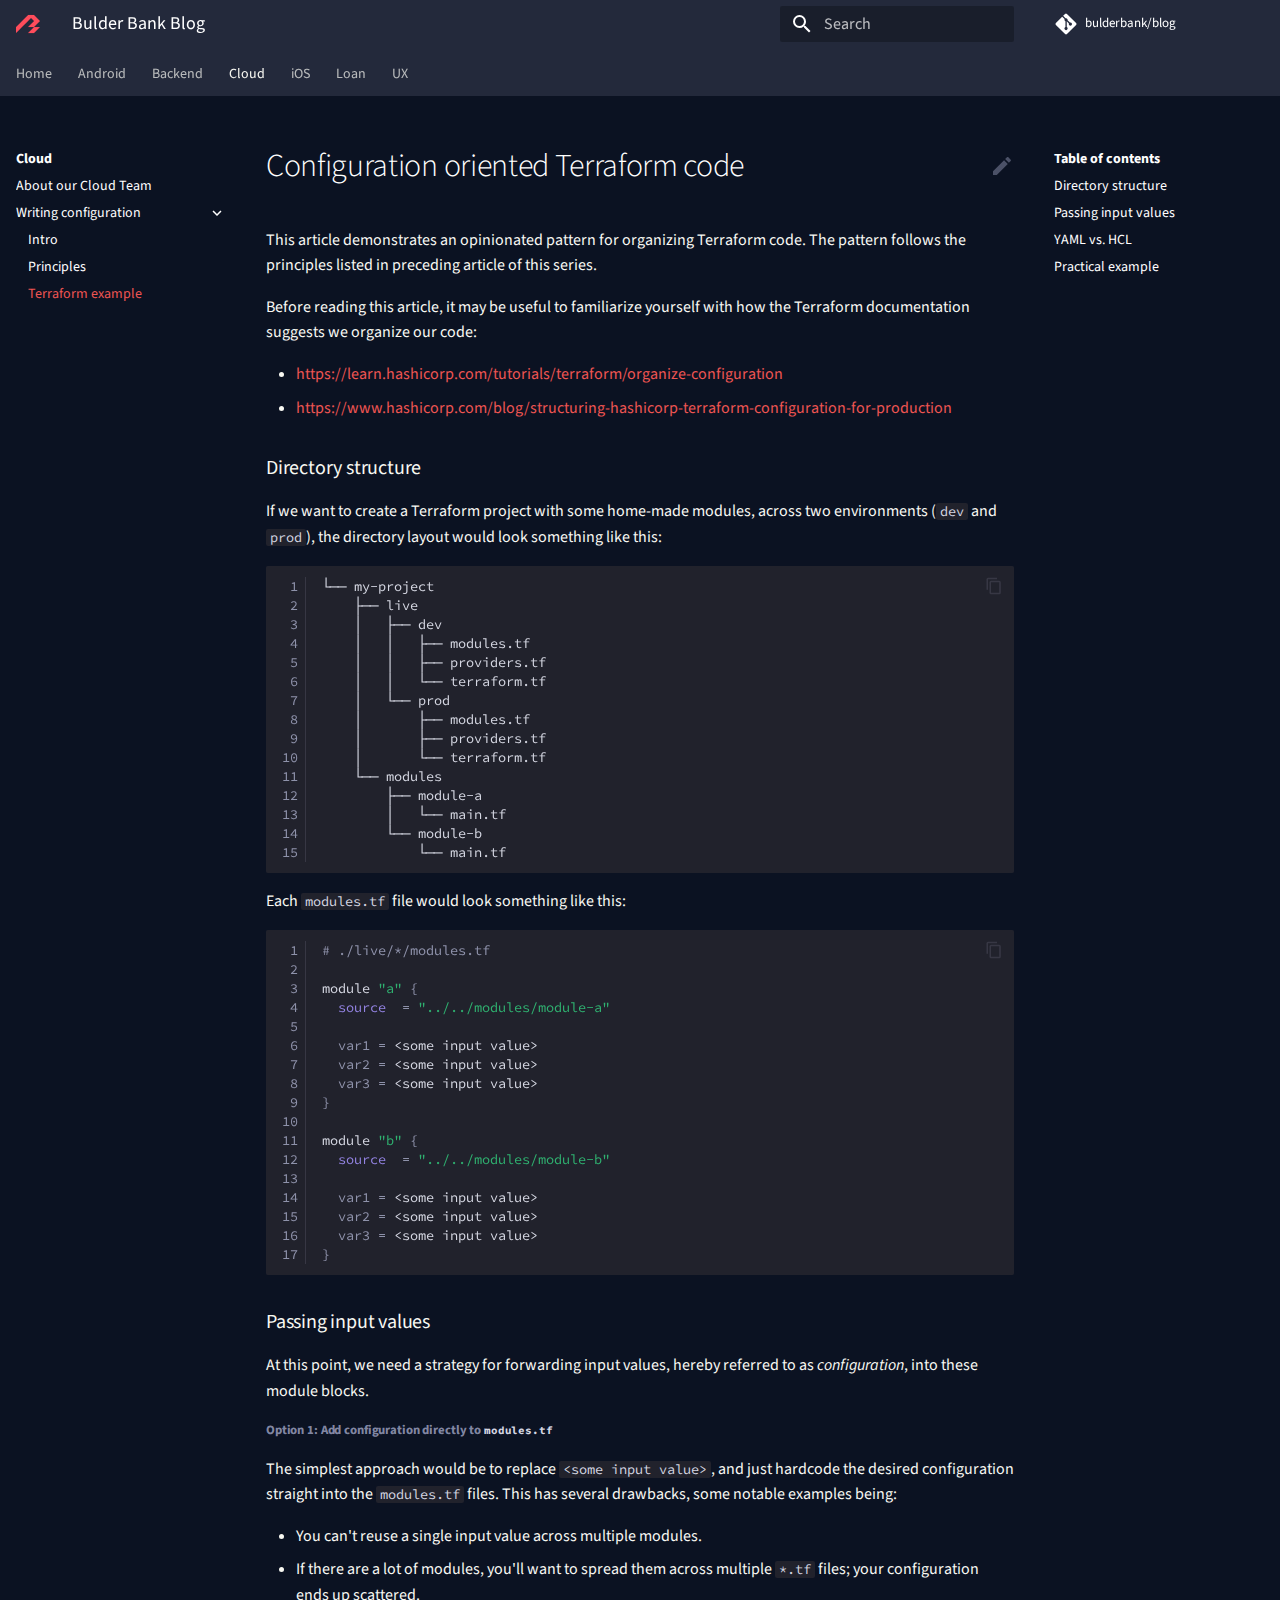
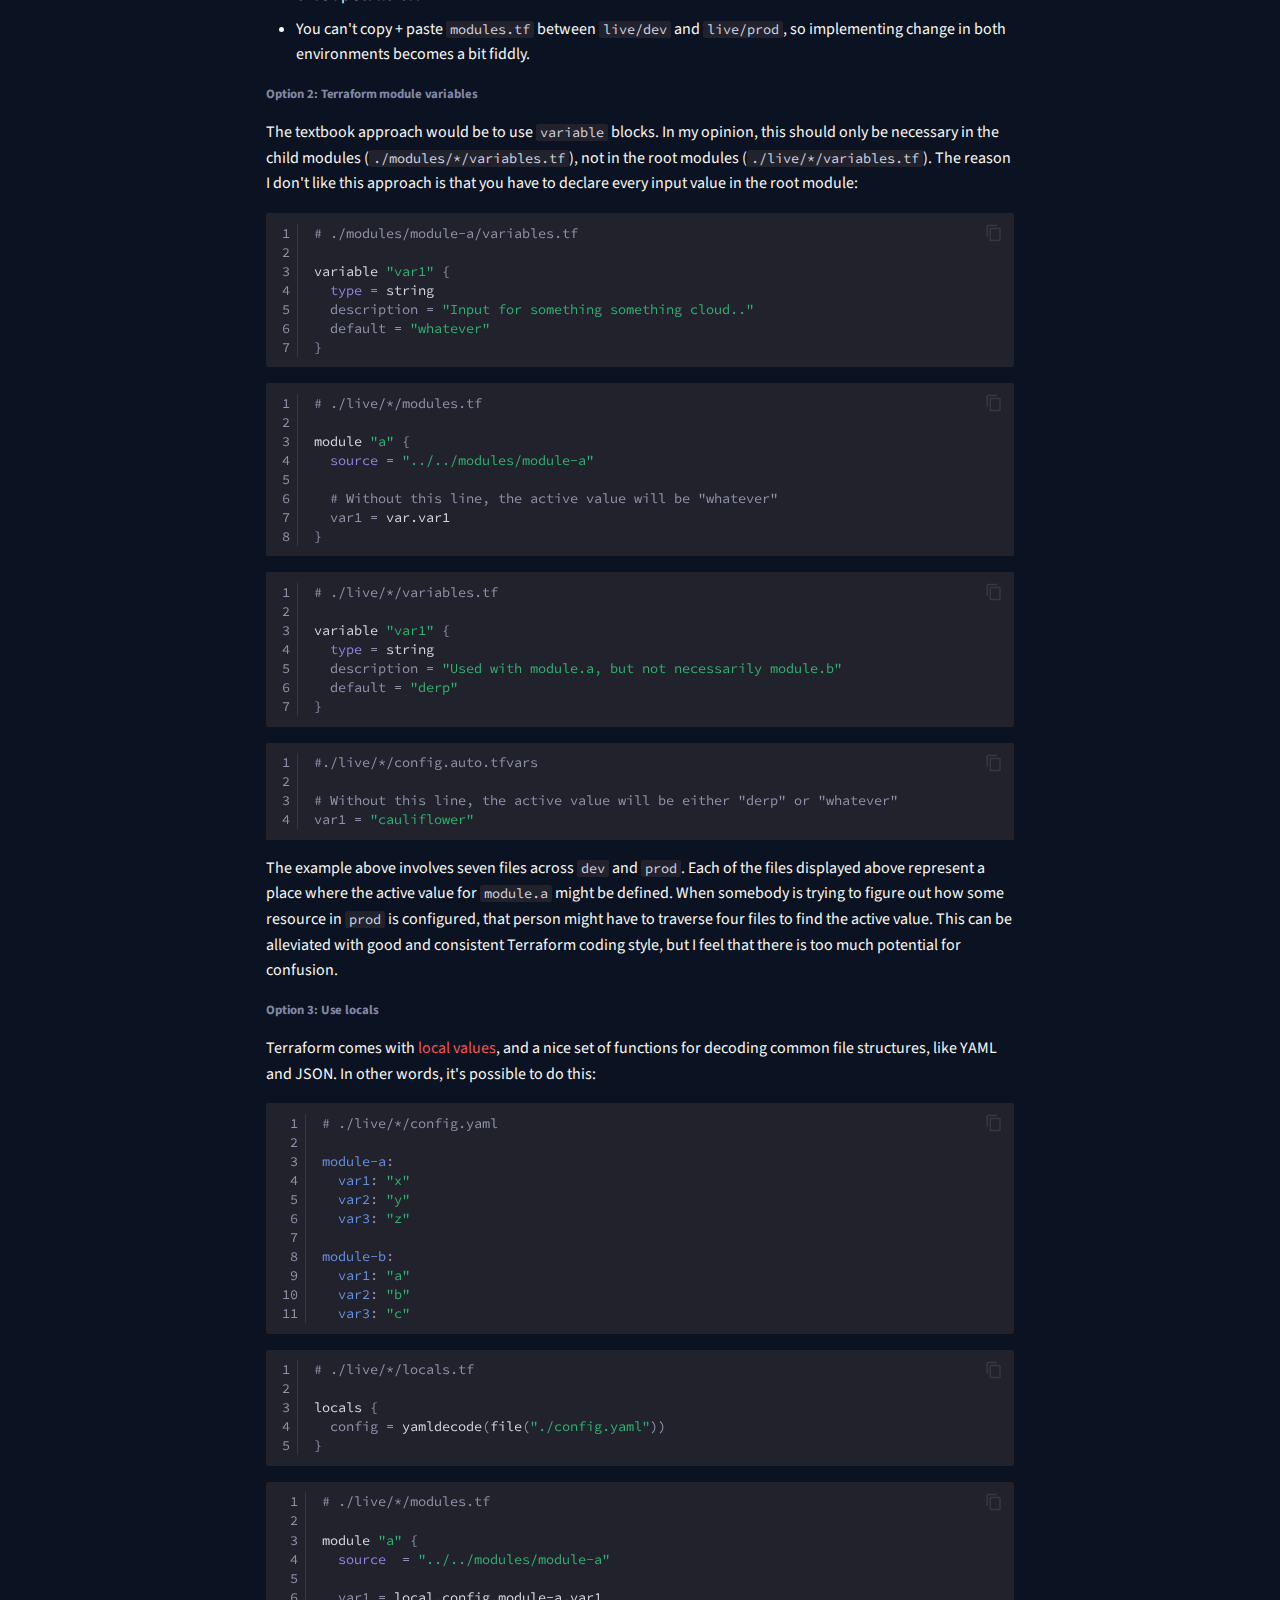
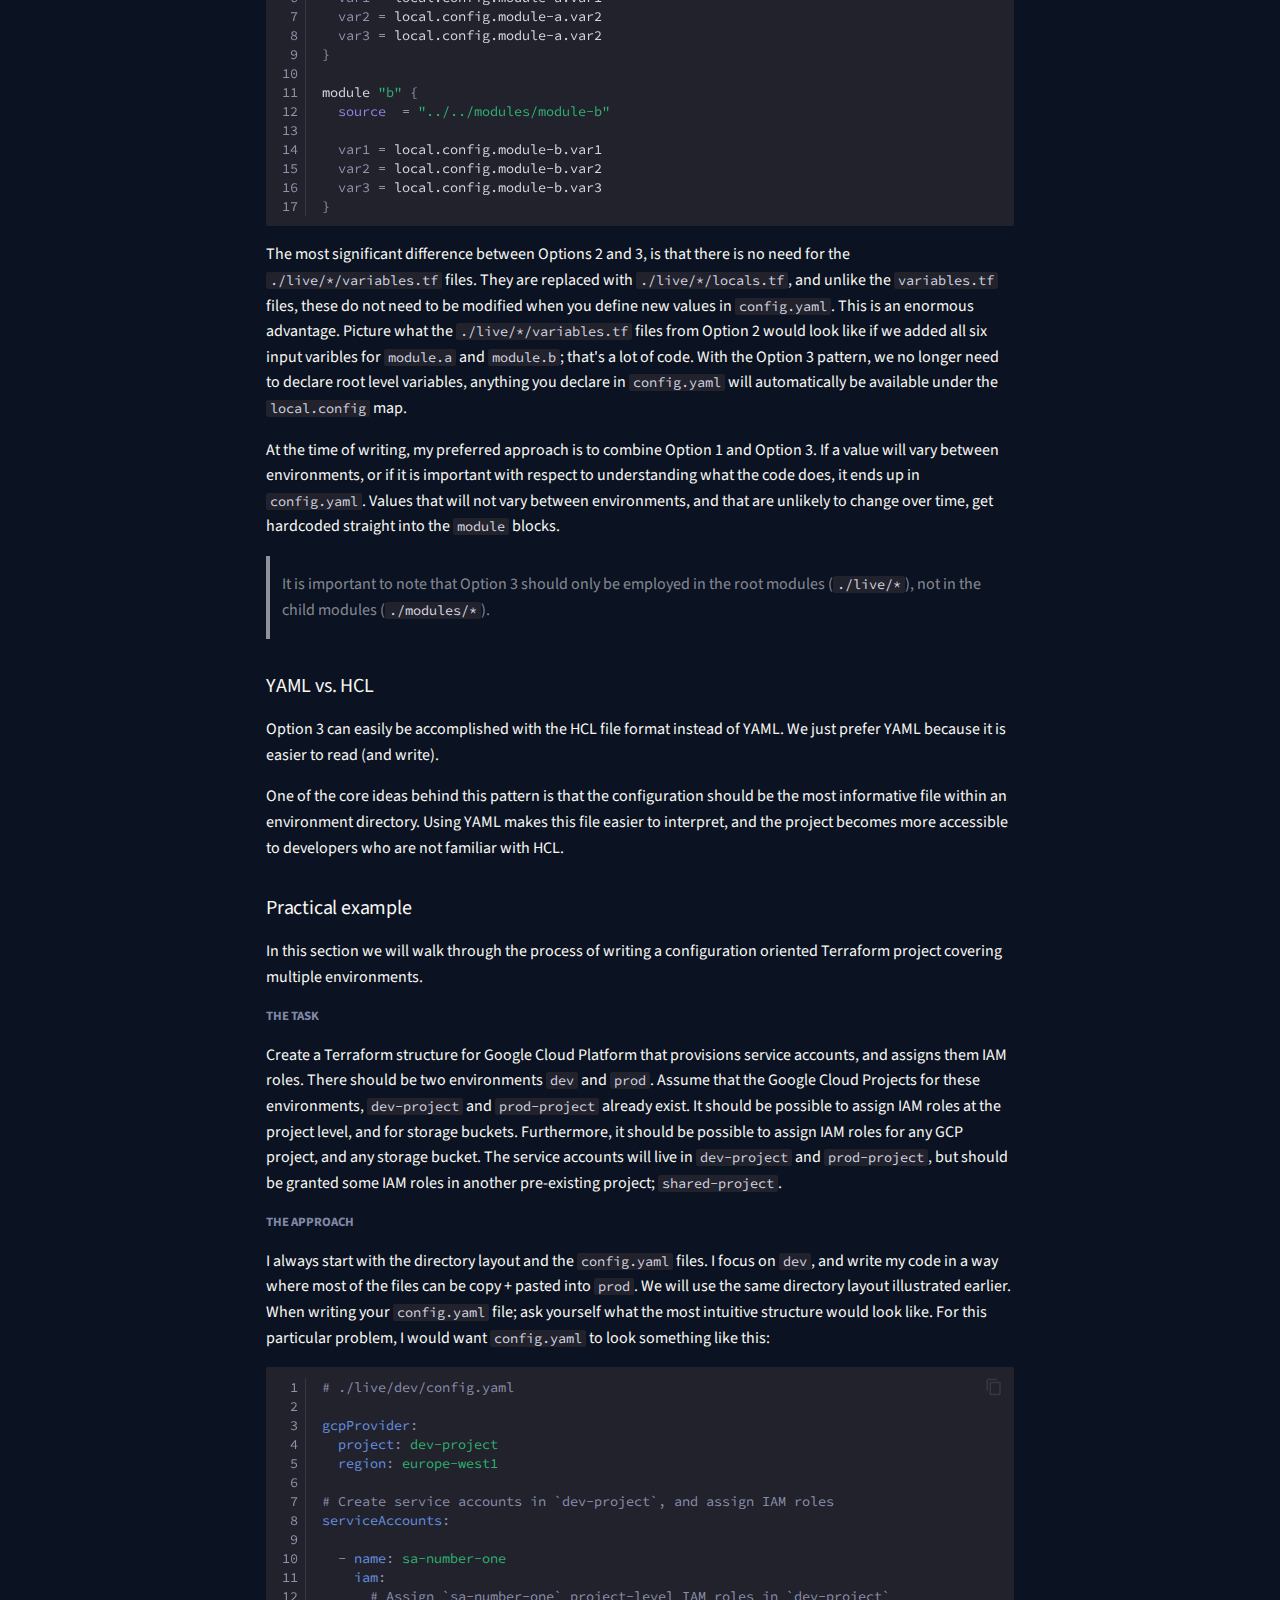
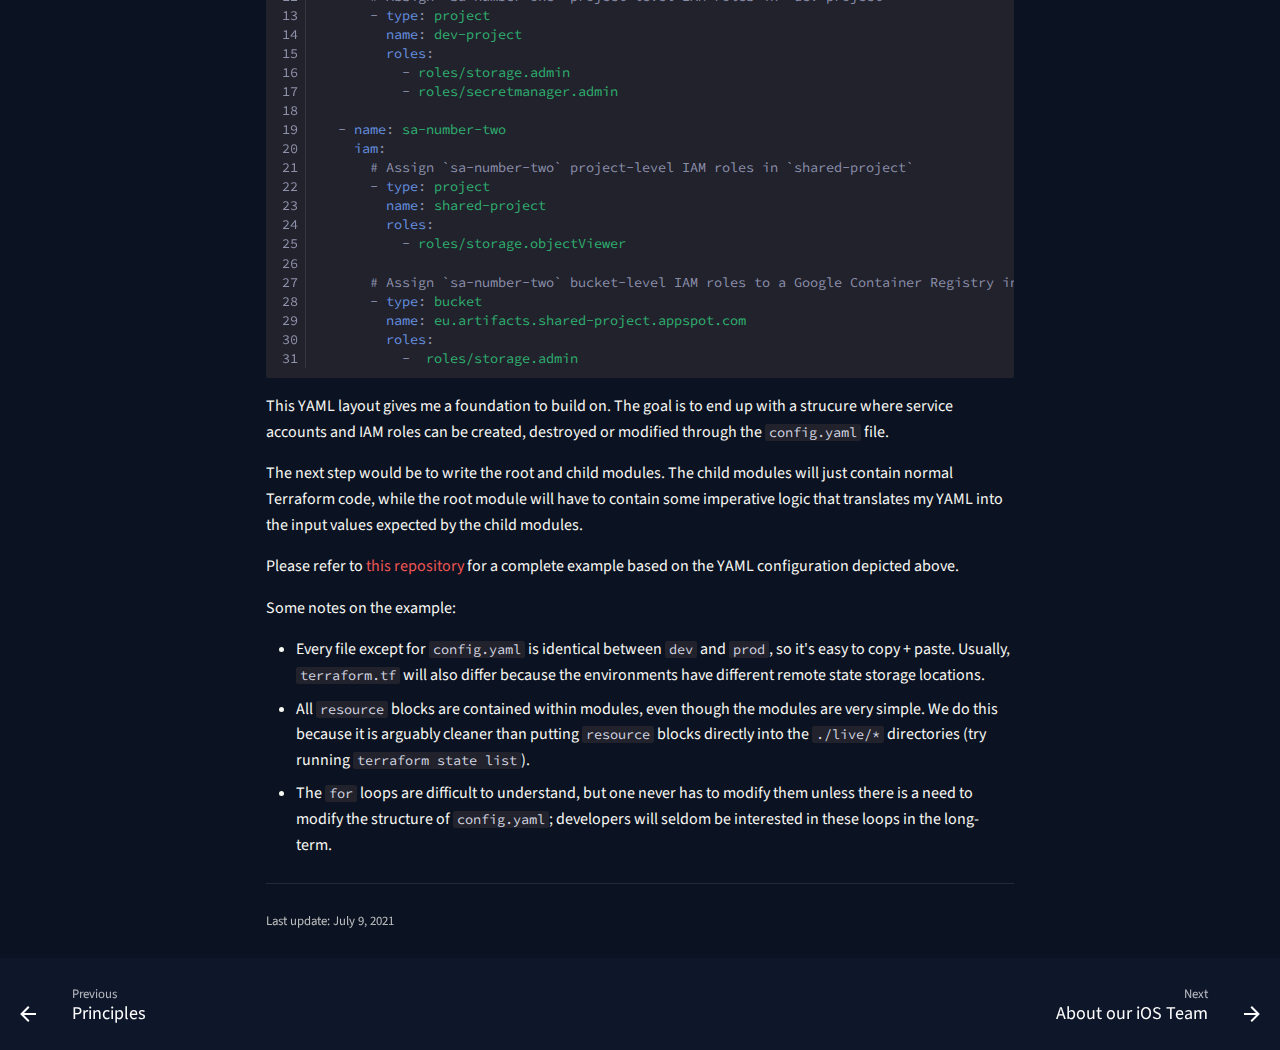
<file: cloud/writing-configuration/terraform/index.html>
<!DOCTYPE html>

<html class="no-js" lang="en">
<head>
<meta charset="utf-8"/>
<meta content="width=device-width,initial-scale=1" name="viewport"/>
<meta content="Blog articles by the teams @ Bulder Bank" name="description"/>
<meta content="Team Bulder" name="author"/>
<link href="http://blog.bulderbank.no/cloud/writing-configuration/terraform/" rel="canonical"/>
<link href="../../../assets/images/favicon.png" rel="icon"/>
<meta content="mkdocs-1.2.1, mkdocs-material-7.1.8" name="generator"/>
<title>Terraform example - Bulder Bank Blog</title>
<link href="../../../assets/stylesheets/main.ca7ac06f.min.css" rel="stylesheet"/>
<link href="../../../assets/stylesheets/palette.f1a3b89f.min.css" rel="stylesheet"/>
<meta content="#ef5552" name="theme-color"/>
<link crossorigin="" href="https://fonts.gstatic.com" rel="preconnect"/>
<link href="https://fonts.googleapis.com/css?family=Source+Sans+Pro:300,400,400i,700%7CSource+Code+Pro&amp;display=fallback" rel="stylesheet"/>
<style>:root{--md-text-font-family:"Source Sans Pro";--md-code-font-family:"Source Code Pro"}</style>
<link href="../../../assets/css/images.css" rel="stylesheet"/>
<link href="../../../assets/css/dark_theme.css" rel="stylesheet"/>
</head>
<body data-md-color-accent="blue" data-md-color-primary="red" data-md-color-scheme="slate" dir="ltr">
<script>function __prefix(e){return new URL("../../..",location).pathname+"."+e}function __get(e,t=localStorage){return JSON.parse(t.getItem(__prefix(e)))}</script>
<input autocomplete="off" class="md-toggle" data-md-toggle="drawer" id="__drawer" type="checkbox"/>
<input autocomplete="off" class="md-toggle" data-md-toggle="search" id="__search" type="checkbox"/>
<label class="md-overlay" for="__drawer"></label>
<div data-md-component="skip">
<a class="md-skip" href="#configuration-oriented-terraform-code">
          Skip to content
        </a>
</div>
<div data-md-component="announce">
</div>
<header class="md-header" data-md-component="header">
<nav aria-label="Header" class="md-header__inner md-grid">
<a aria-label="Bulder Bank Blog" class="md-header__button md-logo" data-md-component="logo" href="../../.." title="Bulder Bank Blog">
<img alt="logo" src="../../../assets/images/logo.png"/>
</a>
<label class="md-header__button md-icon" for="__drawer">
<svg viewbox="0 0 24 24" xmlns="http://www.w3.org/2000/svg"><path d="M3 6h18v2H3V6m0 5h18v2H3v-2m0 5h18v2H3v-2z"></path></svg>
</label>
<div class="md-header__title" data-md-component="header-title">
<div class="md-header__ellipsis">
<div class="md-header__topic">
<span class="md-ellipsis">
            Bulder Bank Blog
          </span>
</div>
<div class="md-header__topic" data-md-component="header-topic">
<span class="md-ellipsis">
            
              Terraform example
            
          </span>
</div>
</div>
</div>
<label class="md-header__button md-icon" for="__search">
<svg viewbox="0 0 24 24" xmlns="http://www.w3.org/2000/svg"><path d="M9.5 3A6.5 6.5 0 0 1 16 9.5c0 1.61-.59 3.09-1.56 4.23l.27.27h.79l5 5-1.5 1.5-5-5v-.79l-.27-.27A6.516 6.516 0 0 1 9.5 16 6.5 6.5 0 0 1 3 9.5 6.5 6.5 0 0 1 9.5 3m0 2C7 5 5 7 5 9.5S7 14 9.5 14 14 12 14 9.5 12 5 9.5 5z"></path></svg>
</label>
<div class="md-search" data-md-component="search" role="dialog">
<label class="md-search__overlay" for="__search"></label>
<div class="md-search__inner" role="search">
<form class="md-search__form" name="search">
<input aria-label="Search" autocapitalize="off" autocomplete="off" autocorrect="off" class="md-search__input" data-md-component="search-query" data-md-state="active" name="query" placeholder="Search" required="" spellcheck="false" type="text"/>
<label class="md-search__icon md-icon" for="__search">
<svg viewbox="0 0 24 24" xmlns="http://www.w3.org/2000/svg"><path d="M9.5 3A6.5 6.5 0 0 1 16 9.5c0 1.61-.59 3.09-1.56 4.23l.27.27h.79l5 5-1.5 1.5-5-5v-.79l-.27-.27A6.516 6.516 0 0 1 9.5 16 6.5 6.5 0 0 1 3 9.5 6.5 6.5 0 0 1 9.5 3m0 2C7 5 5 7 5 9.5S7 14 9.5 14 14 12 14 9.5 12 5 9.5 5z"></path></svg>
<svg viewbox="0 0 24 24" xmlns="http://www.w3.org/2000/svg"><path d="M20 11v2H8l5.5 5.5-1.42 1.42L4.16 12l7.92-7.92L13.5 5.5 8 11h12z"></path></svg>
</label>
<button aria-label="Clear" class="md-search__icon md-icon" tabindex="-1" type="reset">
<svg viewbox="0 0 24 24" xmlns="http://www.w3.org/2000/svg"><path d="M19 6.41 17.59 5 12 10.59 6.41 5 5 6.41 10.59 12 5 17.59 6.41 19 12 13.41 17.59 19 19 17.59 13.41 12 19 6.41z"></path></svg>
</button>
</form>
<div class="md-search__output">
<div class="md-search__scrollwrap" data-md-scrollfix="">
<div class="md-search-result" data-md-component="search-result">
<div class="md-search-result__meta">
            Initializing search
          </div>
<ol class="md-search-result__list"></ol>
</div>
</div>
</div>
</div>
</div>
<div class="md-header__source">
<a class="md-source" data-md-component="source" href="https://github.com/bulderbank/blog/" title="Go to repository">
<div class="md-source__icon md-icon">
<svg viewbox="0 0 448 512" xmlns="http://www.w3.org/2000/svg"><path d="M439.55 236.05 244 40.45a28.87 28.87 0 0 0-40.81 0l-40.66 40.63 51.52 51.52c27.06-9.14 52.68 16.77 43.39 43.68l49.66 49.66c34.23-11.8 61.18 31 35.47 56.69-26.49 26.49-70.21-2.87-56-37.34L240.22 199v121.85c25.3 12.54 22.26 41.85 9.08 55a34.34 34.34 0 0 1-48.55 0c-17.57-17.6-11.07-46.91 11.25-56v-123c-20.8-8.51-24.6-30.74-18.64-45L142.57 101 8.45 235.14a28.86 28.86 0 0 0 0 40.81l195.61 195.6a28.86 28.86 0 0 0 40.8 0l194.69-194.69a28.86 28.86 0 0 0 0-40.81z"></path></svg>
</div>
<div class="md-source__repository">
    bulderbank/blog
  </div>
</a>
</div>
</nav>
</header>
<div class="md-container" data-md-component="container">
<nav aria-label="Tabs" class="md-tabs" data-md-component="tabs">
<div class="md-tabs__inner md-grid">
<ul class="md-tabs__list">
<li class="md-tabs__item">
<a class="md-tabs__link" href="../../..">
      Home
    </a>
</li>
<li class="md-tabs__item">
<a class="md-tabs__link" href="../../../android/about/">
        Android
      </a>
</li>
<li class="md-tabs__item">
<a class="md-tabs__link" href="../../../backend/about/">
        Backend
      </a>
</li>
<li class="md-tabs__item">
<a class="md-tabs__link md-tabs__link--active" href="../../about/">
        Cloud
      </a>
</li>
<li class="md-tabs__item">
<a class="md-tabs__link" href="../../../ios/about/">
        iOS
      </a>
</li>
<li class="md-tabs__item">
<a class="md-tabs__link" href="../../../loan/about/">
        Loan
      </a>
</li>
<li class="md-tabs__item">
<a class="md-tabs__link" href="../../../ux/about/">
        UX
      </a>
</li>
</ul>
</div>
</nav>
<main class="md-main" data-md-component="main">
<div class="md-main__inner md-grid">
<div class="md-sidebar md-sidebar--primary" data-md-component="sidebar" data-md-type="navigation">
<div class="md-sidebar__scrollwrap">
<div class="md-sidebar__inner">
<nav aria-label="Navigation" class="md-nav md-nav--primary md-nav--lifted" data-md-level="0">
<label class="md-nav__title" for="__drawer">
<a aria-label="Bulder Bank Blog" class="md-nav__button md-logo" data-md-component="logo" href="../../.." title="Bulder Bank Blog">
<img alt="logo" src="../../../assets/images/logo.png"/>
</a>
    Bulder Bank Blog
  </label>
<div class="md-nav__source">
<a class="md-source" data-md-component="source" href="https://github.com/bulderbank/blog/" title="Go to repository">
<div class="md-source__icon md-icon">
<svg viewbox="0 0 448 512" xmlns="http://www.w3.org/2000/svg"><path d="M439.55 236.05 244 40.45a28.87 28.87 0 0 0-40.81 0l-40.66 40.63 51.52 51.52c27.06-9.14 52.68 16.77 43.39 43.68l49.66 49.66c34.23-11.8 61.18 31 35.47 56.69-26.49 26.49-70.21-2.87-56-37.34L240.22 199v121.85c25.3 12.54 22.26 41.85 9.08 55a34.34 34.34 0 0 1-48.55 0c-17.57-17.6-11.07-46.91 11.25-56v-123c-20.8-8.51-24.6-30.74-18.64-45L142.57 101 8.45 235.14a28.86 28.86 0 0 0 0 40.81l195.61 195.6a28.86 28.86 0 0 0 40.8 0l194.69-194.69a28.86 28.86 0 0 0 0-40.81z"></path></svg>
</div>
<div class="md-source__repository">
    bulderbank/blog
  </div>
</a>
</div>
<ul class="md-nav__list" data-md-scrollfix="">
<li class="md-nav__item">
<a class="md-nav__link" href="../../..">
        Home
      </a>
</li>
<li class="md-nav__item md-nav__item--nested">
<input checked="" class="md-nav__toggle md-toggle" data-md-state="indeterminate" data-md-toggle="__nav_2" id="__nav_2" type="checkbox"/>
<label class="md-nav__link" for="__nav_2">
        Android
        <span class="md-nav__icon md-icon"></span>
</label>
<nav aria-label="Android" class="md-nav" data-md-level="1">
<label class="md-nav__title" for="__nav_2">
<span class="md-nav__icon md-icon"></span>
          Android
        </label>
<ul class="md-nav__list" data-md-scrollfix="">
<li class="md-nav__item">
<a class="md-nav__link" href="../../../android/about/">
        About our Android Team
      </a>
</li>
</ul>
</nav>
</li>
<li class="md-nav__item md-nav__item--nested">
<input checked="" class="md-nav__toggle md-toggle" data-md-state="indeterminate" data-md-toggle="__nav_3" id="__nav_3" type="checkbox"/>
<label class="md-nav__link" for="__nav_3">
        Backend
        <span class="md-nav__icon md-icon"></span>
</label>
<nav aria-label="Backend" class="md-nav" data-md-level="1">
<label class="md-nav__title" for="__nav_3">
<span class="md-nav__icon md-icon"></span>
          Backend
        </label>
<ul class="md-nav__list" data-md-scrollfix="">
<li class="md-nav__item">
<a class="md-nav__link" href="../../../backend/about/">
        About our Backend Team
      </a>
</li>
</ul>
</nav>
</li>
<li class="md-nav__item md-nav__item--active md-nav__item--nested">
<input checked="" class="md-nav__toggle md-toggle" data-md-toggle="__nav_4" id="__nav_4" type="checkbox"/>
<label class="md-nav__link" for="__nav_4">
        Cloud
        <span class="md-nav__icon md-icon"></span>
</label>
<nav aria-label="Cloud" class="md-nav" data-md-level="1">
<label class="md-nav__title" for="__nav_4">
<span class="md-nav__icon md-icon"></span>
          Cloud
        </label>
<ul class="md-nav__list" data-md-scrollfix="">
<li class="md-nav__item">
<a class="md-nav__link" href="../../about/">
        About our Cloud Team
      </a>
</li>
<li class="md-nav__item md-nav__item--active md-nav__item--nested">
<input checked="" class="md-nav__toggle md-toggle" data-md-toggle="__nav_4_2" id="__nav_4_2" type="checkbox"/>
<label class="md-nav__link" for="__nav_4_2">
        Writing configuration
        <span class="md-nav__icon md-icon"></span>
</label>
<nav aria-label="Writing configuration" class="md-nav" data-md-level="2">
<label class="md-nav__title" for="__nav_4_2">
<span class="md-nav__icon md-icon"></span>
          Writing configuration
        </label>
<ul class="md-nav__list" data-md-scrollfix="">
<li class="md-nav__item">
<a class="md-nav__link" href="../intro/">
        Intro
      </a>
</li>
<li class="md-nav__item">
<a class="md-nav__link" href="../config-oriented-code/">
        Principles
      </a>
</li>
<li class="md-nav__item md-nav__item--active">
<input class="md-nav__toggle md-toggle" data-md-toggle="toc" id="__toc" type="checkbox"/>
<label class="md-nav__link md-nav__link--active" for="__toc">
          Terraform example
          <span class="md-nav__icon md-icon"></span>
</label>
<a class="md-nav__link md-nav__link--active" href="./">
        Terraform example
      </a>
<nav aria-label="Table of contents" class="md-nav md-nav--secondary">
<label class="md-nav__title" for="__toc">
<span class="md-nav__icon md-icon"></span>
      Table of contents
    </label>
<ul class="md-nav__list" data-md-component="toc" data-md-scrollfix="">
<li class="md-nav__item">
<a class="md-nav__link" href="#directory-structure">
    Directory structure
  </a>
</li>
<li class="md-nav__item">
<a class="md-nav__link" href="#passing-input-values">
    Passing input values
  </a>
</li>
<li class="md-nav__item">
<a class="md-nav__link" href="#yaml-vs-hcl">
    YAML vs. HCL
  </a>
</li>
<li class="md-nav__item">
<a class="md-nav__link" href="#practical-example">
    Practical example
  </a>
</li>
</ul>
</nav>
</li>
</ul>
</nav>
</li>
</ul>
</nav>
</li>
<li class="md-nav__item md-nav__item--nested">
<input checked="" class="md-nav__toggle md-toggle" data-md-state="indeterminate" data-md-toggle="__nav_5" id="__nav_5" type="checkbox"/>
<label class="md-nav__link" for="__nav_5">
        iOS
        <span class="md-nav__icon md-icon"></span>
</label>
<nav aria-label="iOS" class="md-nav" data-md-level="1">
<label class="md-nav__title" for="__nav_5">
<span class="md-nav__icon md-icon"></span>
          iOS
        </label>
<ul class="md-nav__list" data-md-scrollfix="">
<li class="md-nav__item">
<a class="md-nav__link" href="../../../ios/about/">
        About our iOS Team
      </a>
</li>
</ul>
</nav>
</li>
<li class="md-nav__item md-nav__item--nested">
<input checked="" class="md-nav__toggle md-toggle" data-md-state="indeterminate" data-md-toggle="__nav_6" id="__nav_6" type="checkbox"/>
<label class="md-nav__link" for="__nav_6">
        Loan
        <span class="md-nav__icon md-icon"></span>
</label>
<nav aria-label="Loan" class="md-nav" data-md-level="1">
<label class="md-nav__title" for="__nav_6">
<span class="md-nav__icon md-icon"></span>
          Loan
        </label>
<ul class="md-nav__list" data-md-scrollfix="">
<li class="md-nav__item">
<a class="md-nav__link" href="../../../loan/about/">
        About our Loan Team
      </a>
</li>
</ul>
</nav>
</li>
<li class="md-nav__item md-nav__item--nested">
<input checked="" class="md-nav__toggle md-toggle" data-md-state="indeterminate" data-md-toggle="__nav_7" id="__nav_7" type="checkbox"/>
<label class="md-nav__link" for="__nav_7">
        UX
        <span class="md-nav__icon md-icon"></span>
</label>
<nav aria-label="UX" class="md-nav" data-md-level="1">
<label class="md-nav__title" for="__nav_7">
<span class="md-nav__icon md-icon"></span>
          UX
        </label>
<ul class="md-nav__list" data-md-scrollfix="">
<li class="md-nav__item">
<a class="md-nav__link" href="../../../ux/about/">
        About our UX Team
      </a>
</li>
</ul>
</nav>
</li>
</ul>
</nav>
</div>
</div>
</div>
<div class="md-sidebar md-sidebar--secondary" data-md-component="sidebar" data-md-type="toc">
<div class="md-sidebar__scrollwrap">
<div class="md-sidebar__inner">
<nav aria-label="Table of contents" class="md-nav md-nav--secondary">
<label class="md-nav__title" for="__toc">
<span class="md-nav__icon md-icon"></span>
      Table of contents
    </label>
<ul class="md-nav__list" data-md-component="toc" data-md-scrollfix="">
<li class="md-nav__item">
<a class="md-nav__link" href="#directory-structure">
    Directory structure
  </a>
</li>
<li class="md-nav__item">
<a class="md-nav__link" href="#passing-input-values">
    Passing input values
  </a>
</li>
<li class="md-nav__item">
<a class="md-nav__link" href="#yaml-vs-hcl">
    YAML vs. HCL
  </a>
</li>
<li class="md-nav__item">
<a class="md-nav__link" href="#practical-example">
    Practical example
  </a>
</li>
</ul>
</nav>
</div>
</div>
</div>
<div class="md-content" data-md-component="content">
<article class="md-content__inner md-typeset">
<a class="md-content__button md-icon" href="https://github.com/bulderbank/blog/edit/main/docs/cloud/writing-configuration/terraform.md" title="Edit this page">
<svg viewbox="0 0 24 24" xmlns="http://www.w3.org/2000/svg"><path d="M20.71 7.04c.39-.39.39-1.04 0-1.41l-2.34-2.34c-.37-.39-1.02-.39-1.41 0l-1.84 1.83 3.75 3.75M3 17.25V21h3.75L17.81 9.93l-3.75-3.75L3 17.25z"></path></svg>
</a>
<h1 id="configuration-oriented-terraform-code">Configuration oriented Terraform code<a class="headerlink" href="#configuration-oriented-terraform-code" title="Permanent link">¶</a></h1>
<p>This article demonstrates an opinionated pattern for organizing Terraform code.
The pattern follows the principles listed in preceding article of this series.</p>
<p>Before reading this article, it may be useful to familiarize yourself with how the Terraform documentation suggests we organize our code:</p>
<ul>
<li><a href="https://learn.hashicorp.com/tutorials/terraform/organize-configuration">https://learn.hashicorp.com/tutorials/terraform/organize-configuration</a></li>
<li><a href="https://www.hashicorp.com/blog/structuring-hashicorp-terraform-configuration-for-production">https://www.hashicorp.com/blog/structuring-hashicorp-terraform-configuration-for-production</a></li>
</ul>
<h3 id="directory-structure">Directory structure<a class="headerlink" href="#directory-structure" title="Permanent link">¶</a></h3>
<p>If we want to create a Terraform project with some home-made modules, across two environments (<code>dev</code> and <code>prod</code>), the directory layout would look something like this:</p>
<p><table class="highlighttable"><tr><td class="linenos"><div class="linenodiv"><pre><span></span><span class="normal"> 1</span>
<span class="normal"> 2</span>
<span class="normal"> 3</span>
<span class="normal"> 4</span>
<span class="normal"> 5</span>
<span class="normal"> 6</span>
<span class="normal"> 7</span>
<span class="normal"> 8</span>
<span class="normal"> 9</span>
<span class="normal">10</span>
<span class="normal">11</span>
<span class="normal">12</span>
<span class="normal">13</span>
<span class="normal">14</span>
<span class="normal">15</span></pre></div></td><td class="code"><div class="highlight"><pre><span></span><code>└── my-project
    ├── live
    │   ├── dev
    │   │   ├── modules.tf
    │   │   ├── providers.tf
    │   │   └── terraform.tf
    │   └── prod
    │       ├── modules.tf
    │       ├── providers.tf
    │       └── terraform.tf
    └── modules
        ├── module-a
        │   └── main.tf
        └── module-b
            └── main.tf
</code></pre></div>
</td></tr></table>
Each <code>modules.tf</code> file would look something like this:</p>
<table class="highlighttable"><tr><td class="linenos"><div class="linenodiv"><pre><span></span><span class="normal"> 1</span>
<span class="normal"> 2</span>
<span class="normal"> 3</span>
<span class="normal"> 4</span>
<span class="normal"> 5</span>
<span class="normal"> 6</span>
<span class="normal"> 7</span>
<span class="normal"> 8</span>
<span class="normal"> 9</span>
<span class="normal">10</span>
<span class="normal">11</span>
<span class="normal">12</span>
<span class="normal">13</span>
<span class="normal">14</span>
<span class="normal">15</span>
<span class="normal">16</span>
<span class="normal">17</span></pre></div></td><td class="code"><div class="highlight"><pre><span></span><code><span class="c1"># ./live/*/modules.tf</span>

module <span class="s2">"a"</span> <span class="o">{</span>
  <span class="nb">source</span>  <span class="o">=</span> <span class="s2">"../../modules/module-a"</span>

  <span class="nv">var1</span> <span class="o">=</span> &lt;some input value&gt;
  <span class="nv">var2</span> <span class="o">=</span> &lt;some input value&gt;
  <span class="nv">var3</span> <span class="o">=</span> &lt;some input value&gt;
<span class="o">}</span>

module <span class="s2">"b"</span> <span class="o">{</span>
  <span class="nb">source</span>  <span class="o">=</span> <span class="s2">"../../modules/module-b"</span>

  <span class="nv">var1</span> <span class="o">=</span> &lt;some input value&gt;
  <span class="nv">var2</span> <span class="o">=</span> &lt;some input value&gt;
  <span class="nv">var3</span> <span class="o">=</span> &lt;some input value&gt;
<span class="o">}</span>
</code></pre></div>
</td></tr></table>
<h3 id="passing-input-values">Passing input values<a class="headerlink" href="#passing-input-values" title="Permanent link">¶</a></h3>
<p>At this point, we need a strategy for forwarding input values, hereby referred to as <em>configuration</em>, into these module blocks.</p>
<h6 id="option-1-add-configuration-directly-to-modulestf">Option 1: Add configuration directly to <code>modules.tf</code><a class="headerlink" href="#option-1-add-configuration-directly-to-modulestf" title="Permanent link">¶</a></h6>
<p>The simplest approach would be to replace <code>&lt;some input value&gt;</code>, and just hardcode the desired configuration straight into the <code>modules.tf</code> files.
This has several drawbacks, some notable examples being:</p>
<ul>
<li>You can't reuse a single input value across multiple modules.</li>
<li>If there are a lot of modules, you'll want to spread them across multiple <code>*.tf</code> files; your configuration ends up scattered.</li>
<li>You can't copy + paste <code>modules.tf</code> between <code>live/dev</code> and <code>live/prod</code>, so implementing change in both environments becomes a bit fiddly.</li>
</ul>
<h6 id="option-2-terraform-module-variables">Option 2: Terraform module variables<a class="headerlink" href="#option-2-terraform-module-variables" title="Permanent link">¶</a></h6>
<p>The textbook approach would be to use <code>variable</code> blocks.
In my opinion, this should only be necessary in the child modules (<code>./modules/*/variables.tf</code>), not in the root modules (<code>./live/*/variables.tf</code>).
The reason I don't like this approach is that you have to declare every input value in the root module:
<table class="highlighttable"><tr><td class="linenos"><div class="linenodiv"><pre><span></span><span class="normal">1</span>
<span class="normal">2</span>
<span class="normal">3</span>
<span class="normal">4</span>
<span class="normal">5</span>
<span class="normal">6</span>
<span class="normal">7</span></pre></div></td><td class="code"><div class="highlight"><pre><span></span><code><span class="c1"># ./modules/module-a/variables.tf</span>

variable <span class="s2">"var1"</span> <span class="o">{</span>
  <span class="nb">type</span> <span class="o">=</span> string
  <span class="nv">description</span> <span class="o">=</span> <span class="s2">"Input for something something cloud.."</span>
  <span class="nv">default</span> <span class="o">=</span> <span class="s2">"whatever"</span>
<span class="o">}</span>
</code></pre></div>
</td></tr></table>
<table class="highlighttable"><tr><td class="linenos"><div class="linenodiv"><pre><span></span><span class="normal">1</span>
<span class="normal">2</span>
<span class="normal">3</span>
<span class="normal">4</span>
<span class="normal">5</span>
<span class="normal">6</span>
<span class="normal">7</span>
<span class="normal">8</span></pre></div></td><td class="code"><div class="highlight"><pre><span></span><code><span class="c1"># ./live/*/modules.tf</span>

module <span class="s2">"a"</span> <span class="o">{</span>
  <span class="nb">source</span> <span class="o">=</span> <span class="s2">"../../modules/module-a"</span>

  <span class="c1"># Without this line, the active value will be "whatever"</span>
  <span class="nv">var1</span> <span class="o">=</span> var.var1 
<span class="o">}</span>
</code></pre></div>
</td></tr></table>
<table class="highlighttable"><tr><td class="linenos"><div class="linenodiv"><pre><span></span><span class="normal">1</span>
<span class="normal">2</span>
<span class="normal">3</span>
<span class="normal">4</span>
<span class="normal">5</span>
<span class="normal">6</span>
<span class="normal">7</span></pre></div></td><td class="code"><div class="highlight"><pre><span></span><code><span class="c1"># ./live/*/variables.tf</span>

variable <span class="s2">"var1"</span> <span class="o">{</span>
  <span class="nb">type</span> <span class="o">=</span> string
  <span class="nv">description</span> <span class="o">=</span> <span class="s2">"Used with module.a, but not necessarily module.b"</span>
  <span class="nv">default</span> <span class="o">=</span> <span class="s2">"derp"</span>
<span class="o">}</span>
</code></pre></div>
</td></tr></table>
<table class="highlighttable"><tr><td class="linenos"><div class="linenodiv"><pre><span></span><span class="normal">1</span>
<span class="normal">2</span>
<span class="normal">3</span>
<span class="normal">4</span></pre></div></td><td class="code"><div class="highlight"><pre><span></span><code><span class="c1">#./live/*/config.auto.tfvars</span>

<span class="c1"># Without this line, the active value will be either "derp" or "whatever"</span>
<span class="nv">var1</span> <span class="o">=</span> <span class="s2">"cauliflower"</span> 
</code></pre></div>
</td></tr></table>
The example above involves seven files across <code>dev</code> and <code>prod</code>.
Each of the files displayed above represent a place where the active value for <code>module.a</code> might be defined.
When somebody is trying to figure out how some resource in <code>prod</code> is configured, that person might have to traverse four files to find the active value.
This can be alleviated with good and consistent Terraform coding style, but I feel that there is too much potential for confusion.</p>
<h6 id="option-3-use-locals">Option 3: Use locals<a class="headerlink" href="#option-3-use-locals" title="Permanent link">¶</a></h6>
<p>Terraform comes with <a href="https://www.terraform.io/docs/language/values/locals.html">local values</a>, and a nice set of functions for decoding common file structures, like YAML and JSON.
In other words, it's possible to do this:</p>
<p><table class="highlighttable"><tr><td class="linenos"><div class="linenodiv"><pre><span></span><span class="normal"> 1</span>
<span class="normal"> 2</span>
<span class="normal"> 3</span>
<span class="normal"> 4</span>
<span class="normal"> 5</span>
<span class="normal"> 6</span>
<span class="normal"> 7</span>
<span class="normal"> 8</span>
<span class="normal"> 9</span>
<span class="normal">10</span>
<span class="normal">11</span></pre></div></td><td class="code"><div class="highlight"><pre><span></span><code><span class="c1"># ./live/*/config.yaml</span>

<span class="nt">module-a</span><span class="p">:</span>
  <span class="nt">var1</span><span class="p">:</span> <span class="s">"x"</span>
  <span class="nt">var2</span><span class="p">:</span> <span class="s">"y"</span>
  <span class="nt">var3</span><span class="p">:</span> <span class="s">"z"</span>

<span class="nt">module-b</span><span class="p">:</span>
  <span class="nt">var1</span><span class="p">:</span> <span class="s">"a"</span>
  <span class="nt">var2</span><span class="p">:</span> <span class="s">"b"</span>
  <span class="nt">var3</span><span class="p">:</span> <span class="s">"c"</span>
</code></pre></div>
</td></tr></table>
<table class="highlighttable"><tr><td class="linenos"><div class="linenodiv"><pre><span></span><span class="normal">1</span>
<span class="normal">2</span>
<span class="normal">3</span>
<span class="normal">4</span>
<span class="normal">5</span></pre></div></td><td class="code"><div class="highlight"><pre><span></span><code><span class="c1"># ./live/*/locals.tf</span>

locals <span class="o">{</span>
  <span class="nv">config</span> <span class="o">=</span> yamldecode<span class="o">(</span>file<span class="o">(</span><span class="s2">"./config.yaml"</span><span class="o">))</span> 
<span class="o">}</span>
</code></pre></div>
</td></tr></table>
<table class="highlighttable"><tr><td class="linenos"><div class="linenodiv"><pre><span></span><span class="normal"> 1</span>
<span class="normal"> 2</span>
<span class="normal"> 3</span>
<span class="normal"> 4</span>
<span class="normal"> 5</span>
<span class="normal"> 6</span>
<span class="normal"> 7</span>
<span class="normal"> 8</span>
<span class="normal"> 9</span>
<span class="normal">10</span>
<span class="normal">11</span>
<span class="normal">12</span>
<span class="normal">13</span>
<span class="normal">14</span>
<span class="normal">15</span>
<span class="normal">16</span>
<span class="normal">17</span></pre></div></td><td class="code"><div class="highlight"><pre><span></span><code><span class="c1"># ./live/*/modules.tf</span>

module <span class="s2">"a"</span> <span class="o">{</span>
  <span class="nb">source</span>  <span class="o">=</span> <span class="s2">"../../modules/module-a"</span>

  <span class="nv">var1</span> <span class="o">=</span> local.config.module-a.var1
  <span class="nv">var2</span> <span class="o">=</span> local.config.module-a.var2
  <span class="nv">var3</span> <span class="o">=</span> local.config.module-a.var2
<span class="o">}</span>

module <span class="s2">"b"</span> <span class="o">{</span>
  <span class="nb">source</span>  <span class="o">=</span> <span class="s2">"../../modules/module-b"</span>

  <span class="nv">var1</span> <span class="o">=</span> local.config.module-b.var1
  <span class="nv">var2</span> <span class="o">=</span> local.config.module-b.var2
  <span class="nv">var3</span> <span class="o">=</span> local.config.module-b.var3
<span class="o">}</span>
</code></pre></div>
</td></tr></table>
The most significant difference between Options 2 and 3, is that there is no need for the <code>./live/*/variables.tf</code> files.
They are replaced with <code>./live/*/locals.tf</code>, and unlike the <code>variables.tf</code> files, these do not need to be modified when you define new values in <code>config.yaml</code>.
This is an enormous advantage.
Picture what the <code>./live/*/variables.tf</code> files from Option 2 would look like if we added all six input varibles for <code>module.a</code> and <code>module.b</code>; that's a lot of code.
With the Option 3 pattern, we no longer need to declare root level variables, anything you declare in <code>config.yaml</code> will automatically be available under the <code>local.config</code> map.</p>
<p>At the time of writing, my preferred approach is to combine Option 1 and Option 3. 
If a value will vary between environments, or if it is important with respect to understanding what the code does, it ends up in <code>config.yaml</code>.
Values that will not vary between environments, and that are unlikely to change over time, get hardcoded straight into the <code>module</code> blocks.</p>
<blockquote>
<p>It is important to note that Option 3 should only be employed in the root modules (<code>./live/*</code>), not in the child modules (<code>./modules/*</code>).</p>
</blockquote>
<h3 id="yaml-vs-hcl">YAML vs. HCL<a class="headerlink" href="#yaml-vs-hcl" title="Permanent link">¶</a></h3>
<p>Option 3 can easily be accomplished with the HCL file format instead of YAML.
We just prefer YAML because it is easier to read (and write).</p>
<p>One of the core ideas behind this pattern is that the configuration should be the most informative file within an environment directory.
Using YAML makes this file easier to interpret, and the project becomes more accessible to developers who are not familiar with HCL.</p>
<h3 id="practical-example">Practical example<a class="headerlink" href="#practical-example" title="Permanent link">¶</a></h3>
<p>In this section we will walk through the process of writing a configuration oriented Terraform project covering multiple environments.</p>
<h5 id="the-task">The task<a class="headerlink" href="#the-task" title="Permanent link">¶</a></h5>
<p>Create a Terraform structure for Google Cloud Platform that provisions service accounts, and assigns them IAM roles.
There should be two environments <code>dev</code> and <code>prod</code>.
Assume that the Google Cloud Projects for these environments, <code>dev-project</code> and <code>prod-project</code> already exist.
It should be possible to assign IAM roles at the project level, and for storage buckets.
Furthermore, it should be possible to assign IAM roles for any GCP project, and any storage bucket.
The service accounts will live in <code>dev-project</code> and <code>prod-project</code>, but should be granted some IAM roles in another pre-existing project; <code>shared-project</code>.</p>
<h5 id="the-approach">The approach<a class="headerlink" href="#the-approach" title="Permanent link">¶</a></h5>
<p>I always start with the directory layout and the <code>config.yaml</code> files.
I focus on <code>dev</code>, and write my code in a way where most of the files can be copy + pasted into <code>prod</code>.
We will use the same directory layout illustrated earlier.
When writing your <code>config.yaml</code> file; ask yourself what the most intuitive structure would look like.
For this particular problem, I would want <code>config.yaml</code> to look something like this:
<table class="highlighttable"><tr><td class="linenos"><div class="linenodiv"><pre><span></span><span class="normal"> 1</span>
<span class="normal"> 2</span>
<span class="normal"> 3</span>
<span class="normal"> 4</span>
<span class="normal"> 5</span>
<span class="normal"> 6</span>
<span class="normal"> 7</span>
<span class="normal"> 8</span>
<span class="normal"> 9</span>
<span class="normal">10</span>
<span class="normal">11</span>
<span class="normal">12</span>
<span class="normal">13</span>
<span class="normal">14</span>
<span class="normal">15</span>
<span class="normal">16</span>
<span class="normal">17</span>
<span class="normal">18</span>
<span class="normal">19</span>
<span class="normal">20</span>
<span class="normal">21</span>
<span class="normal">22</span>
<span class="normal">23</span>
<span class="normal">24</span>
<span class="normal">25</span>
<span class="normal">26</span>
<span class="normal">27</span>
<span class="normal">28</span>
<span class="normal">29</span>
<span class="normal">30</span>
<span class="normal">31</span></pre></div></td><td class="code"><div class="highlight"><pre><span></span><code><span class="c1"># ./live/dev/config.yaml</span>

<span class="nt">gcpProvider</span><span class="p">:</span> 
  <span class="nt">project</span><span class="p">:</span> <span class="l l-Scalar l-Scalar-Plain">dev-project</span>
  <span class="nt">region</span><span class="p">:</span> <span class="l l-Scalar l-Scalar-Plain">europe-west1</span>

<span class="c1"># Create service accounts in `dev-project`, and assign IAM roles</span>
<span class="nt">serviceAccounts</span><span class="p">:</span>

  <span class="p p-Indicator">-</span> <span class="nt">name</span><span class="p">:</span> <span class="l l-Scalar l-Scalar-Plain">sa-number-one</span>
    <span class="nt">iam</span><span class="p">:</span>
      <span class="c1"># Assign `sa-number-one` project-level IAM roles in `dev-project`</span>
      <span class="p p-Indicator">-</span> <span class="nt">type</span><span class="p">:</span> <span class="l l-Scalar l-Scalar-Plain">project</span>
        <span class="nt">name</span><span class="p">:</span> <span class="l l-Scalar l-Scalar-Plain">dev-project</span>
        <span class="nt">roles</span><span class="p">:</span> 
          <span class="p p-Indicator">-</span> <span class="l l-Scalar l-Scalar-Plain">roles/storage.admin</span>
          <span class="p p-Indicator">-</span> <span class="l l-Scalar l-Scalar-Plain">roles/secretmanager.admin</span>

  <span class="p p-Indicator">-</span> <span class="nt">name</span><span class="p">:</span> <span class="l l-Scalar l-Scalar-Plain">sa-number-two</span>
    <span class="nt">iam</span><span class="p">:</span>
      <span class="c1"># Assign `sa-number-two` project-level IAM roles in `shared-project`</span>
      <span class="p p-Indicator">-</span> <span class="nt">type</span><span class="p">:</span> <span class="l l-Scalar l-Scalar-Plain">project</span>
        <span class="nt">name</span><span class="p">:</span> <span class="l l-Scalar l-Scalar-Plain">shared-project</span>
        <span class="nt">roles</span><span class="p">:</span>
          <span class="p p-Indicator">-</span> <span class="l l-Scalar l-Scalar-Plain">roles/storage.objectViewer</span>

      <span class="c1"># Assign `sa-number-two` bucket-level IAM roles to a Google Container Registry in `shared-project`</span>
      <span class="p p-Indicator">-</span> <span class="nt">type</span><span class="p">:</span> <span class="l l-Scalar l-Scalar-Plain">bucket</span>
        <span class="nt">name</span><span class="p">:</span> <span class="l l-Scalar l-Scalar-Plain">eu.artifacts.shared-project.appspot.com</span>
        <span class="nt">roles</span><span class="p">:</span>
          <span class="p p-Indicator">-</span>  <span class="l l-Scalar l-Scalar-Plain">roles/storage.admin</span>
</code></pre></div>
</td></tr></table>
This YAML layout gives me a foundation to build on.
The goal is to end up with a strucure where service accounts and IAM roles can be created, destroyed or modified through the <code>config.yaml</code> file.</p>
<p>The next step would be to write the root and child modules.
The child modules will just contain normal Terraform code, while the root module will have to contain some imperative logic that translates my YAML into the input values expected by the child modules.</p>
<p>Please refer to <a href="https://github.com/bulderbank/blog/tree/main/attachments/terraform-yaml-example">this repository</a> for a complete example based on the YAML configuration depicted above.</p>
<p>Some notes on the example:</p>
<ul>
<li>Every file except for <code>config.yaml</code> is identical between <code>dev</code> and <code>prod</code>, so it's easy to copy + paste. Usually, <code>terraform.tf</code> will also differ because the environments have different remote state storage locations.</li>
<li>All <code>resource</code> blocks are contained within modules, even though the modules are very simple. We do this because it is arguably cleaner than putting <code>resource</code> blocks directly into the <code>./live/*</code> directories (try running <code>terraform state list</code>).</li>
<li>The <code>for</code> loops are difficult to understand, but one never has to modify them unless there is a need to modify the structure of <code>config.yaml</code>; developers will seldom be interested in these loops in the long-term.</li>
</ul>
<hr/>
<div class="md-source-date">
<small>
    
      Last update: <span class="git-revision-date-localized-plugin git-revision-date-localized-plugin-date">July 9, 2021</span>
</small>
</div>
</article>
</div>
</div>
<a class="md-top md-icon" data-md-component="top" data-md-state="hidden" href="#" title="Back to top">
<svg viewbox="0 0 24 24" xmlns="http://www.w3.org/2000/svg"><path d="M13 20h-2V8l-5.5 5.5-1.42-1.42L12 4.16l7.92 7.92-1.42 1.42L13 8v12z"></path></svg>
</a>
</main>
<footer class="md-footer">
<nav aria-label="Footer" class="md-footer__inner md-grid">
<a aria-label="Previous: Principles" class="md-footer__link md-footer__link--prev" href="../config-oriented-code/" rel="prev">
<div class="md-footer__button md-icon">
<svg viewbox="0 0 24 24" xmlns="http://www.w3.org/2000/svg"><path d="M20 11v2H8l5.5 5.5-1.42 1.42L4.16 12l7.92-7.92L13.5 5.5 8 11h12z"></path></svg>
</div>
<div class="md-footer__title">
<div class="md-ellipsis">
<span class="md-footer__direction">
                Previous
              </span>
              Principles
            </div>
</div>
</a>
<a aria-label="Next: About our iOS Team" class="md-footer__link md-footer__link--next" href="../../../ios/about/" rel="next">
<div class="md-footer__title">
<div class="md-ellipsis">
<span class="md-footer__direction">
                Next
              </span>
              About our iOS Team
            </div>
</div>
<div class="md-footer__button md-icon">
<svg viewbox="0 0 24 24" xmlns="http://www.w3.org/2000/svg"><path d="M4 11v2h12l-5.5 5.5 1.42 1.42L19.84 12l-7.92-7.92L10.5 5.5 16 11H4z"></path></svg>
</div>
</a>
</nav>
<div class="md-footer-meta md-typeset">
<div class="md-footer-meta__inner md-grid">
<div class="md-footer-copyright">
        
        Made with
        <a href="https://squidfunk.github.io/mkdocs-material/" rel="noopener" target="_blank">
          Material for MkDocs
        </a>
</div>
</div>
</div>
</footer>
</div>
<div class="md-dialog" data-md-component="dialog">
<div class="md-dialog__inner md-typeset"></div>
</div>
<script id="__config" type="application/json">{"base": "../../..", "features": ["navigation.tabs", "navigation.tabs.sticky", "navigation.tracking", "navigation.expand", "navigation.indexes", "navigation.top", "header.autohide", "search.suggest"], "translations": {"clipboard.copy": "Copy to clipboard", "clipboard.copied": "Copied to clipboard", "search.config.lang": "en", "search.config.pipeline": "trimmer, stopWordFilter", "search.config.separator": "[\\s\\-]+", "search.placeholder": "Search", "search.result.placeholder": "Type to start searching", "search.result.none": "No matching documents", "search.result.one": "1 matching document", "search.result.other": "# matching documents", "search.result.more.one": "1 more on this page", "search.result.more.other": "# more on this page", "search.result.term.missing": "Missing", "select.version.title": "Select version"}, "search": "../../../assets/javascripts/workers/search.b0710199.min.js", "version": null}</script>
<script src="../../../assets/javascripts/bundle.76f349be.min.js"></script>
</body>
</html>
</file>
<file: assets/css/images.css>
img[src*='#left'] {
  float: left;
}
img[src*='#right'] {
  float: right;
}
img[src*='#center'] {
  display: block;
  margin: auto;
}

figure[src*='.left'] {
  float: left;
}
figure[src*='.right'] {
  float: right;
}
figure[src*='.center'] {
  display: block;
  margin: auto;
}
</file>
<file: assets/css/dark_theme.css>
/*
//////////////////
// Main content //
//////////////////
*/

/*
Default text color
and background color
*/
.md-main {
  color: #f8f8f2 !important;
  background-color: #0b1222 !important;
}

/* Increase content area width */
.md-grid {
  max-width: 1700px;
}

/*
Main headlines
*/
.md-main h1 {
  color: white !important;
}

.md-typeset h4 {
  font-weight: 700;
}

.md-main__inner {
  padding-top: 0 !important;
}

.md-header {
  background-color: #23293B !important;
}

.md-header-nav__title {
  padding: 0 !important;
}

.md-logo {
  color: #00bcd4 !important;
}

/*
Tables
*/
tbody {
  background-color: rgba(255, 255, 255, 0.05) !important;
}

.md-typeset table:not([class]) th {
  background-color: rgba(255,255,255,0.11) !important;
}

.md-typeset table:not([class]) tr:hover {
  box-shadow: none !important;
  background-color: rgba(255, 255, 255, 0.04) !important;
}

/*
Blockquotes
*/
.md-typeset blockquote {
  color: rgba(255,255,255,0.5) !important;
  border-color: rgba(255,255,255,0.54) !important;
}

/*
////////////////////
// Navigation bar //
////////////////////
*/

/*
Left and right toc scrollbar
*/
.md-sidebar__scrollwrap::-webkit-scrollbar-thumb {
  background-color: #E0E0E0 !important;
}



.md-nav {
  color: #f8f8f2 !important;
  background-color: #0b1222 !important;
}

.md-tabs {
  color: #f8f8f2 !important;
  background-color: #23293B !important;
}

/*
Arrow Left Icon
*/
html .md-nav--primary .md-nav__title:before {
  color: #FAFAFA !important;
}

.md-nav__title {
  color: rgba(255,255,255,1) !important;
  background-color: #0b1222 !important;
}

/*
Arrow Right Icon
*/
.md-nav--primary .md-nav__link:after {
  color: #FAFAFA !important;
}

.md-nav__list {
  color: rgba(255,255,255,1) !important;
  background-color: #0b1222 !important;
}

.md-nav__item {
  color: rgba(255,255,255,1) !important;
  background-color: #0b1222 !important;
}

.md-nav__link[data-md-state=blur] {
  color: rgba(255,255,255,0.54) !important;
}

/*
////////////
// Search //
////////////
*/

/*
scroll bar

attention:
background is scroll handle color!
*/
.md-search__scrollwrap::-webkit-scrollbar-thumb {
  background-color: #E0E0E0 !important;
}
/*
scroll bar background color
*/
.md-search__scrollwrap {
  background-color: #424242 !important;
}

/*
Icon color
*/
.md-search-result__article--document:before {
  color: #EEEEEE !important;
}

/*
headline color and
result list background
*/

.md-search-result__list {
  color: #EEEEEE !important;
  background-color: #0b1222 !important;
}


/*
result info/count
*/
.md-search-result__meta {
  background-color: #0b1222 !important;
}

/*
article preview text color
*/
.md-search-result__teaser {
  color: #BDBDBD !important;
}

.md-footer {
  background-color: #0e1629 !important;
}

.md-footer-nav {
  background-color: #0e1629 !important;
}

.md-footer-meta {
  display: none !important;
}
</file>
<file: assets/stylesheets/main.ca7ac06f.min.css>
@charset "UTF-8";html{-webkit-text-size-adjust:none;-moz-text-size-adjust:none;-ms-text-size-adjust:none;text-size-adjust:none;box-sizing:border-box}*,:after,:before{box-sizing:inherit}body{margin:0}a,button,input,label{-webkit-tap-highlight-color:transparent}a{color:inherit;text-decoration:none}hr{border:0;box-sizing:content-box;display:block;height:.05rem;overflow:visible;padding:0}small{font-size:80%}sub,sup{line-height:1em}img{border-style:none}table{border-collapse:separate;border-spacing:0}td,th{font-weight:400;vertical-align:top}button{background:transparent;border:0;font-family:inherit;font-size:inherit;margin:0;padding:0}input{border:0;outline:none}:root{--md-default-fg-color:rgba(0,0,0,0.87);--md-default-fg-color--light:rgba(0,0,0,0.54);--md-default-fg-color--lighter:rgba(0,0,0,0.32);--md-default-fg-color--lightest:rgba(0,0,0,0.07);--md-default-bg-color:#fff;--md-default-bg-color--light:hsla(0,0%,100%,0.7);--md-default-bg-color--lighter:hsla(0,0%,100%,0.3);--md-default-bg-color--lightest:hsla(0,0%,100%,0.12);--md-primary-fg-color:#4051b5;--md-primary-fg-color--light:#5d6cc0;--md-primary-fg-color--dark:#303fa1;--md-primary-bg-color:#fff;--md-primary-bg-color--light:hsla(0,0%,100%,0.7);--md-accent-fg-color:#526cfe;--md-accent-fg-color--transparent:rgba(82,108,254,0.1);--md-accent-bg-color:#fff;--md-accent-bg-color--light:hsla(0,0%,100%,0.7)}:root>*{--md-code-fg-color:#36464e;--md-code-bg-color:#f5f5f5;--md-code-hl-color:rgba(255,255,0,0.5);--md-code-hl-number-color:#d52a2a;--md-code-hl-special-color:#db1457;--md-code-hl-function-color:#a846b9;--md-code-hl-constant-color:#6e59d9;--md-code-hl-keyword-color:#3f6ec6;--md-code-hl-string-color:#1c7d4d;--md-code-hl-name-color:var(--md-code-fg-color);--md-code-hl-operator-color:var(--md-default-fg-color--light);--md-code-hl-punctuation-color:var(--md-default-fg-color--light);--md-code-hl-comment-color:var(--md-default-fg-color--light);--md-code-hl-generic-color:var(--md-default-fg-color--light);--md-code-hl-variable-color:var(--md-default-fg-color--light);--md-typeset-color:var(--md-default-fg-color);--md-typeset-a-color:var(--md-primary-fg-color);--md-typeset-mark-color:rgba(255,255,0,0.5);--md-typeset-del-color:hsla(6,90%,60%,0.15);--md-typeset-ins-color:rgba(11,213,112,0.15);--md-typeset-kbd-color:#fafafa;--md-typeset-kbd-accent-color:#fff;--md-typeset-kbd-border-color:#b8b8b8;--md-admonition-fg-color:var(--md-default-fg-color);--md-admonition-bg-color:var(--md-default-bg-color);--md-footer-fg-color:#fff;--md-footer-fg-color--light:hsla(0,0%,100%,0.7);--md-footer-fg-color--lighter:hsla(0,0%,100%,0.3);--md-footer-bg-color:rgba(0,0,0,0.87);--md-footer-bg-color--dark:rgba(0,0,0,0.32)}.md-icon svg{fill:currentColor;display:block;height:1.2rem;width:1.2rem}body{-webkit-font-smoothing:antialiased;-moz-osx-font-smoothing:grayscale}body,input{font-feature-settings:"kern","liga";font-family:var(--md-text-font-family,_),-apple-system,BlinkMacSystemFont,Helvetica,Arial,sans-serif}body,code,input,kbd,pre{color:var(--md-typeset-color)}code,kbd,pre{font-feature-settings:"kern";font-family:var(--md-code-font-family,_),SFMono-Regular,Consolas,Menlo,monospace}:root{--md-typeset-table--ascending:url('data:image/svg+xml;charset=utf-8,<svg xmlns="http://www.w3.org/2000/svg" viewBox="0 0 24 24"><path d="M11 4h2v12l5.5-5.5 1.42 1.42L12 19.84l-7.92-7.92L5.5 10.5 11 16V4z"/></svg>');--md-typeset-table--descending:url('data:image/svg+xml;charset=utf-8,<svg xmlns="http://www.w3.org/2000/svg" viewBox="0 0 24 24"><path d="M13 20h-2V8l-5.5 5.5-1.42-1.42L12 4.16l7.92 7.92-1.42 1.42L13 8v12z"/></svg>')}.md-typeset{-webkit-print-color-adjust:exact;color-adjust:exact;font-size:.8rem;line-height:1.6}@media print{.md-typeset{font-size:.68rem}}.md-typeset blockquote,.md-typeset dl,.md-typeset figure,.md-typeset ol,.md-typeset pre,.md-typeset ul{margin:1em 0}.md-typeset h1{color:var(--md-default-fg-color--light);font-size:2em;line-height:1.3;margin:0 0 1.25em}.md-typeset h1,.md-typeset h2{font-weight:300;letter-spacing:-.01em}.md-typeset h2{font-size:1.5625em;line-height:1.4;margin:1.6em 0 .64em}.md-typeset h3{font-size:1.25em;font-weight:400;letter-spacing:-.01em;line-height:1.5;margin:1.6em 0 .8em}.md-typeset h2+h3{margin-top:.8em}.md-typeset h4{font-weight:700;letter-spacing:-.01em;margin:1em 0}.md-typeset h5,.md-typeset h6{color:var(--md-default-fg-color--light);font-size:.8em;font-weight:700;letter-spacing:-.01em;margin:1.25em 0}.md-typeset h5{text-transform:uppercase}.md-typeset hr{border-bottom:.05rem solid var(--md-default-fg-color--lightest);display:flow-root;margin:1.5em 0}.md-typeset a{color:var(--md-typeset-a-color);word-break:break-word}.md-typeset a,.md-typeset a:before{transition:color 125ms}.md-typeset a:focus,.md-typeset a:hover{color:var(--md-accent-fg-color)}.md-typeset a.focus-visible{outline-color:var(--md-accent-fg-color);outline-offset:.2rem}.md-typeset code,.md-typeset kbd,.md-typeset pre{color:var(--md-code-fg-color);direction:ltr}@media print{.md-typeset code,.md-typeset kbd,.md-typeset pre{white-space:pre-wrap}}.md-typeset code{background-color:var(--md-code-bg-color);border-radius:.1rem;-webkit-box-decoration-break:clone;box-decoration-break:clone;font-size:.85em;padding:0 .2941176471em;word-break:break-word}.md-typeset code:not(.focus-visible){-webkit-tap-highlight-color:transparent;outline:none}.md-typeset h1 code,.md-typeset h2 code,.md-typeset h3 code,.md-typeset h4 code,.md-typeset h5 code,.md-typeset h6 code{background-color:transparent;box-shadow:none;margin:initial;padding:initial}.md-typeset a code{color:currentColor}.md-typeset pre{display:flow-root;line-height:1.4;position:relative}.md-typeset pre>code{-webkit-box-decoration-break:slice;box-decoration-break:slice;box-shadow:none;display:block;margin:0;overflow:auto;padding:.7720588235em 1.1764705882em;scrollbar-color:var(--md-default-fg-color--lighter) transparent;scrollbar-width:thin;touch-action:auto;word-break:normal}.md-typeset pre>code:hover{scrollbar-color:var(--md-accent-fg-color) transparent}.md-typeset pre>code::-webkit-scrollbar{height:.2rem;width:.2rem}.md-typeset pre>code::-webkit-scrollbar-thumb{background-color:var(--md-default-fg-color--lighter)}.md-typeset pre>code::-webkit-scrollbar-thumb:hover{background-color:var(--md-accent-fg-color)}@media screen and (max-width:44.9375em){.md-typeset>pre{margin:1em -.8rem}.md-typeset>pre code{border-radius:0}}.md-typeset kbd{background-color:var(--md-typeset-kbd-color);border-radius:.1rem;box-shadow:0 .1rem 0 .05rem var(--md-typeset-kbd-border-color),0 .1rem 0 var(--md-typeset-kbd-border-color),0 -.1rem .2rem var(--md-typeset-kbd-accent-color) inset;color:var(--md-default-fg-color);display:inline-block;font-size:.75em;padding:0 .6666666667em;vertical-align:text-top;word-break:break-word}.md-typeset mark{background-color:var(--md-typeset-mark-color);-webkit-box-decoration-break:clone;box-decoration-break:clone;color:inherit;word-break:break-word}.md-typeset abbr{border-bottom:.05rem dotted var(--md-default-fg-color--light);cursor:help;text-decoration:none}@media (hover:none){.md-typeset abbr{position:relative}.md-typeset abbr[title]:focus:after,.md-typeset abbr[title]:hover:after{background-color:var(--md-default-fg-color);border-radius:.1rem;box-shadow:0 2px 2px 0 rgba(0,0,0,.14),0 1px 5px 0 rgba(0,0,0,.12),0 3px 1px -2px rgba(0,0,0,.2);color:var(--md-default-bg-color);content:attr(title);display:inline-block;font-size:.7rem;left:0;margin-top:2em;max-width:80%;min-width:-webkit-max-content;min-width:-moz-max-content;min-width:max-content;padding:.2rem .3rem;position:absolute;width:auto}}.md-typeset small{opacity:.75}.md-typeset sub,.md-typeset sup{margin-left:.078125em}[dir=rtl] .md-typeset sub,[dir=rtl] .md-typeset sup{margin-left:0;margin-right:.078125em}.md-typeset blockquote{border-left:.2rem solid var(--md-default-fg-color--lighter);color:var(--md-default-fg-color--light);display:flow-root;padding-left:.6rem}[dir=rtl] .md-typeset blockquote{border-left:initial;border-right:.2rem solid var(--md-default-fg-color--lighter);padding-left:0;padding-right:.6rem}.md-typeset ul{list-style-type:disc}.md-typeset ol,.md-typeset ul{display:flow-root;margin-left:.625em;padding:0}[dir=rtl] .md-typeset ol,[dir=rtl] .md-typeset ul{margin-left:0;margin-right:.625em}.md-typeset ol ol,.md-typeset ul ol{list-style-type:lower-alpha}.md-typeset ol ol ol,.md-typeset ul ol ol{list-style-type:lower-roman}.md-typeset ol li,.md-typeset ul li{margin-bottom:.5em;margin-left:1.25em}[dir=rtl] .md-typeset ol li,[dir=rtl] .md-typeset ul li{margin-left:0;margin-right:1.25em}.md-typeset ol li blockquote,.md-typeset ol li p,.md-typeset ul li blockquote,.md-typeset ul li p{margin:.5em 0}.md-typeset ol li:last-child,.md-typeset ul li:last-child{margin-bottom:0}.md-typeset ol li ol,.md-typeset ol li ul,.md-typeset ul li ol,.md-typeset ul li ul{margin:.5em 0 .5em .625em}[dir=rtl] .md-typeset ol li ol,[dir=rtl] .md-typeset ol li ul,[dir=rtl] .md-typeset ul li ol,[dir=rtl] .md-typeset ul li ul{margin-left:0;margin-right:.625em}.md-typeset dd{margin:1em 0 1.5em 1.875em}[dir=rtl] .md-typeset dd{margin-left:0;margin-right:1.875em}.md-typeset img,.md-typeset svg{height:auto;max-width:100%}.md-typeset img[align=left],.md-typeset svg[align=left]{margin:1em 1em 1em 0}.md-typeset img[align=right],.md-typeset svg[align=right]{margin:1em 0 1em 1em}.md-typeset img[align]:only-child,.md-typeset svg[align]:only-child{margin-top:0}.md-typeset figure{display:flow-root;margin:0 auto;max-width:100%;text-align:center;width:-webkit-fit-content;width:-moz-fit-content;width:fit-content}.md-typeset figure img{display:block}.md-typeset figcaption{font-style:italic;margin:1em auto 2em;max-width:24rem}.md-typeset iframe{max-width:100%}.md-typeset table:not([class]){background-color:var(--md-default-bg-color);border-radius:.1rem;box-shadow:0 .2rem .5rem rgba(0,0,0,.05),0 0 .05rem rgba(0,0,0,.1);display:inline-block;font-size:.64rem;max-width:100%;overflow:auto;touch-action:auto}@media print{.md-typeset table:not([class]){display:table}}.md-typeset table:not([class])+*{margin-top:1.5em}.md-typeset table:not([class]) td>:first-child,.md-typeset table:not([class]) th>:first-child{margin-top:0}.md-typeset table:not([class]) td>:last-child,.md-typeset table:not([class]) th>:last-child{margin-bottom:0}.md-typeset table:not([class]) td:not([align]),.md-typeset table:not([class]) th:not([align]){text-align:left}[dir=rtl] .md-typeset table:not([class]) td:not([align]),[dir=rtl] .md-typeset table:not([class]) th:not([align]){text-align:right}.md-typeset table:not([class]) th{background-color:var(--md-default-fg-color--light);color:var(--md-default-bg-color);min-width:5rem;padding:.9375em 1.25em;vertical-align:top}.md-typeset table:not([class]) th a{color:inherit}.md-typeset table:not([class]) td{border-top:.05rem solid var(--md-default-fg-color--lightest);padding:.9375em 1.25em;vertical-align:top}.md-typeset table:not([class]) tr{transition:background-color 125ms}.md-typeset table:not([class]) tr:hover{background-color:rgba(0,0,0,.035);box-shadow:0 .05rem 0 var(--md-default-bg-color) inset}.md-typeset table:not([class]) tr:first-child td{border-top:0}.md-typeset table:not([class]) a{word-break:normal}.md-typeset table th[role=columnheader]{cursor:pointer}.md-typeset table th[role=columnheader]:after{content:"";display:inline-block;height:1.2em;margin-left:.5em;-webkit-mask-repeat:no-repeat;mask-repeat:no-repeat;-webkit-mask-size:contain;mask-size:contain;vertical-align:sub;width:1.2em}.md-typeset table th[role=columnheader][aria-sort=ascending]:after{background-color:currentColor;-webkit-mask-image:var(--md-typeset-table--ascending);mask-image:var(--md-typeset-table--ascending)}.md-typeset table th[role=columnheader][aria-sort=descending]:after{background-color:currentColor;-webkit-mask-image:var(--md-typeset-table--descending);mask-image:var(--md-typeset-table--descending)}.md-typeset__scrollwrap{margin:1em -.8rem;overflow-x:auto;touch-action:auto}.md-typeset__table{display:inline-block;margin-bottom:.5em;padding:0 .8rem}@media print{.md-typeset__table{display:block}}html .md-typeset__table table{display:table;margin:0;overflow:hidden;width:100%}html{font-size:125%;height:100%;overflow-x:hidden}@media screen and (min-width:100em){html{font-size:137.5%}}@media screen and (min-width:125em){html{font-size:150%}}body{background-color:var(--md-default-bg-color);display:flex;flex-direction:column;font-size:.5rem;min-height:100%;position:relative;width:100%}@media print{body{display:block}}@media screen and (max-width:59.9375em){body[data-md-state=lock]{position:fixed}}.md-grid{margin-left:auto;margin-right:auto;max-width:61rem}.md-container{display:flex;flex-direction:column;flex-grow:1}@media print{.md-container{display:block}}.md-main{flex-grow:1}.md-main__inner{display:flex;height:100%;margin-top:1.5rem}.md-ellipsis{overflow:hidden;text-overflow:ellipsis;white-space:nowrap}.md-toggle{display:none}.md-option{height:0;opacity:0;position:absolute;width:0}.md-option:checked+label:not([hidden]){display:block}.md-option.focus-visible+label{outline-color:var(--md-accent-fg-color);outline-style:auto}.md-skip{background-color:var(--md-default-fg-color);border-radius:.1rem;color:var(--md-default-bg-color);font-size:.64rem;margin:.5rem;opacity:0;outline-color:var(--md-accent-fg-color);padding:.3rem .5rem;position:fixed;transform:translateY(.4rem);z-index:-1}.md-skip:focus{opacity:1;transform:translateY(0);transition:transform .25s cubic-bezier(.4,0,.2,1),opacity 175ms 75ms;z-index:10}@page{margin:25mm}.md-announce{background-color:var(--md-footer-bg-color);overflow:auto}@media print{.md-announce{display:none}}.md-announce__inner{color:var(--md-footer-fg-color);font-size:.7rem;margin:.6rem auto;padding:0 .8rem}:root{--md-clipboard-icon:url('data:image/svg+xml;charset=utf-8,<svg xmlns="http://www.w3.org/2000/svg" viewBox="0 0 24 24"><path d="M19 21H8V7h11m0-2H8a2 2 0 0 0-2 2v14a2 2 0 0 0 2 2h11a2 2 0 0 0 2-2V7a2 2 0 0 0-2-2m-3-4H4a2 2 0 0 0-2 2v14h2V3h12V1z"/></svg>')}.md-clipboard{border-radius:.1rem;color:var(--md-default-fg-color--lightest);cursor:pointer;height:1.5em;outline-color:var(--md-accent-fg-color);outline-offset:.1rem;position:absolute;right:.5em;top:.5em;transition:color .25s;width:1.5em;z-index:1}@media print{.md-clipboard{display:none}}.md-clipboard:not(.focus-visible){-webkit-tap-highlight-color:transparent;outline:none}:hover>.md-clipboard{color:var(--md-default-fg-color--light)}.md-clipboard:focus,.md-clipboard:hover{color:var(--md-accent-fg-color)}.md-clipboard:after{background-color:currentColor;content:"";display:block;height:1.125em;margin:0 auto;-webkit-mask-image:var(--md-clipboard-icon);mask-image:var(--md-clipboard-icon);-webkit-mask-repeat:no-repeat;mask-repeat:no-repeat;-webkit-mask-size:contain;mask-size:contain;width:1.125em}.md-clipboard--inline{cursor:pointer}.md-clipboard--inline code{transition:color .25s,background-color .25s}.md-clipboard--inline:focus code,.md-clipboard--inline:hover code{background-color:var(--md-accent-fg-color--transparent);color:var(--md-accent-fg-color)}.md-content{flex-grow:1;overflow:hidden;scroll-padding-top:51.2rem}.md-content__inner{margin:0 .8rem 1.2rem;padding-top:.6rem}@media screen and (min-width:76.25em){.md-sidebar--primary:not([hidden])~.md-content>.md-content__inner{margin-left:1.2rem}[dir=rtl] .md-sidebar--primary:not([hidden])~.md-content>.md-content__inner{margin-left:.8rem;margin-right:1.2rem}.md-sidebar--secondary:not([hidden])~.md-content>.md-content__inner{margin-right:1.2rem}[dir=rtl] .md-sidebar--secondary:not([hidden])~.md-content>.md-content__inner{margin-left:1.2rem;margin-right:.8rem}}.md-content__inner:before{content:"";display:block;height:.4rem}.md-content__inner>:last-child{margin-bottom:0}.md-content__button{float:right;margin:.4rem 0 .4rem .4rem;padding:0}@media print{.md-content__button{display:none}}[dir=rtl] .md-content__button{float:left;margin-left:0;margin-right:.4rem}[dir=rtl] .md-content__button svg{transform:scaleX(-1)}.md-typeset .md-content__button{color:var(--md-default-fg-color--lighter)}.md-content__button svg{display:inline;vertical-align:top}.md-dialog{background-color:var(--md-default-fg-color);border-radius:.1rem;bottom:.8rem;box-shadow:0 2px 2px 0 rgba(0,0,0,.14),0 1px 5px 0 rgba(0,0,0,.12),0 3px 1px -2px rgba(0,0,0,.2);left:auto;min-width:11.1rem;opacity:0;padding:.4rem .6rem;pointer-events:none;position:fixed;right:.8rem;transform:translateY(100%);transition:transform 0ms .4s,opacity .4s;z-index:2}@media print{.md-dialog{display:none}}[dir=rtl] .md-dialog{left:.8rem;right:auto}.md-dialog[data-md-state=open]{opacity:1;pointer-events:auto;transform:translateY(0);transition:transform .4s cubic-bezier(.075,.85,.175,1),opacity .4s}.md-dialog__inner{color:var(--md-default-bg-color);font-size:.7rem}.md-typeset .md-button{border:.1rem solid;border-radius:.1rem;color:var(--md-primary-fg-color);display:inline-block;font-weight:700;padding:.625em 2em;transition:color 125ms,background-color 125ms,border-color 125ms}.md-typeset .md-button--primary{background-color:var(--md-primary-fg-color);border-color:var(--md-primary-fg-color);color:var(--md-primary-bg-color)}.md-typeset .md-button:focus,.md-typeset .md-button:hover{background-color:var(--md-accent-fg-color);border-color:var(--md-accent-fg-color);color:var(--md-accent-bg-color)}.md-typeset .md-input{border-radius:.1rem;box-shadow:0 .2rem .5rem rgba(0,0,0,.1),0 .025rem .05rem rgba(0,0,0,.1);font-size:.8rem;height:1.8rem;padding:0 .6rem;transition:box-shadow .25s}.md-typeset .md-input:focus,.md-typeset .md-input:hover{box-shadow:0 .4rem 1rem rgba(0,0,0,.15),0 .025rem .05rem rgba(0,0,0,.15)}.md-typeset .md-input--stretch{width:100%}.md-header{background-color:var(--md-primary-fg-color);box-shadow:0 0 .2rem transparent,0 .2rem .4rem transparent;color:var(--md-primary-bg-color);left:0;position:-webkit-sticky;position:sticky;right:0;top:0;z-index:2}@media print{.md-header{display:none}}.md-header[data-md-state=shadow]{box-shadow:0 0 .2rem rgba(0,0,0,.1),0 .2rem .4rem rgba(0,0,0,.2);transition:transform .25s cubic-bezier(.1,.7,.1,1),box-shadow .25s}.md-header[data-md-state=hidden]{transform:translateY(-100%);transition:transform .25s cubic-bezier(.8,0,.6,1),box-shadow .25s}.md-header__inner{align-items:center;display:flex;padding:0 .2rem}.md-header__button{color:currentColor;cursor:pointer;margin:.2rem;outline-color:var(--md-accent-fg-color);padding:.4rem;position:relative;transition:opacity .25s;vertical-align:middle;z-index:1}.md-header__button:hover{opacity:.7}.md-header__button:not([hidden]){display:inline-block}.md-header__button:not(.focus-visible){-webkit-tap-highlight-color:transparent;outline:none}.md-header__button.md-logo{margin:.2rem;padding:.4rem}@media screen and (max-width:76.1875em){.md-header__button.md-logo{display:none}}.md-header__button.md-logo img,.md-header__button.md-logo svg{fill:currentColor;display:block;height:1.2rem;width:1.2rem}@media screen and (min-width:60em){.md-header__button[for=__search]{display:none}}.no-js .md-header__button[for=__search]{display:none}[dir=rtl] .md-header__button[for=__search] svg{transform:scaleX(-1)}@media screen and (min-width:76.25em){.md-header__button[for=__drawer]{display:none}}.md-header__topic{display:flex;max-width:100%;position:absolute;transition:transform .4s cubic-bezier(.1,.7,.1,1),opacity .15s}.md-header__topic+.md-header__topic{opacity:0;pointer-events:none;transform:translateX(1.25rem);transition:transform .4s cubic-bezier(1,.7,.1,.1),opacity .15s;z-index:-1}[dir=rtl] .md-header__topic+.md-header__topic{transform:translateX(-1.25rem)}.md-header__title{flex-grow:1;font-size:.9rem;height:2.4rem;line-height:2.4rem;margin-left:1rem;margin-right:.4rem}.md-header__title[data-md-state=active] .md-header__topic{opacity:0;pointer-events:none;transform:translateX(-1.25rem);transition:transform .4s cubic-bezier(1,.7,.1,.1),opacity .15s;z-index:-1}[dir=rtl] .md-header__title[data-md-state=active] .md-header__topic{transform:translateX(1.25rem)}.md-header__title[data-md-state=active] .md-header__topic+.md-header__topic{opacity:1;pointer-events:auto;transform:translateX(0);transition:transform .4s cubic-bezier(.1,.7,.1,1),opacity .15s;z-index:0}.md-header__title>.md-header__ellipsis{height:100%;position:relative;width:100%}.md-header__option{display:flex;flex-shrink:0;max-width:100%;transition:max-width 0ms .25s,opacity .25s .25s;white-space:nowrap}[data-md-toggle=search]:checked~.md-header .md-header__option{max-width:0;opacity:0;transition:max-width 0ms,opacity 0ms}.md-header__source{display:none}@media screen and (min-width:60em){.md-header__source{display:block;margin-left:1rem;max-width:11.7rem;width:11.7rem}[dir=rtl] .md-header__source{margin-left:0;margin-right:1rem}}@media screen and (min-width:76.25em){.md-header__source{margin-left:1.4rem}[dir=rtl] .md-header__source{margin-right:1.4rem}}.md-footer{background-color:var(--md-footer-bg-color);color:var(--md-footer-fg-color)}@media print{.md-footer{display:none}}.md-footer__inner{overflow:auto;padding:.2rem}.md-footer__link{display:flex;outline-color:var(--md-accent-fg-color);padding-bottom:.4rem;padding-top:1.4rem;transition:opacity .25s}@media screen and (min-width:45em){.md-footer__link{width:50%}}.md-footer__link:focus,.md-footer__link:hover{opacity:.7}.md-footer__link--prev{float:left}@media screen and (max-width:44.9375em){.md-footer__link--prev{width:25%}.md-footer__link--prev .md-footer__title{display:none}}[dir=rtl] .md-footer__link--prev{float:right}[dir=rtl] .md-footer__link--prev svg{transform:scaleX(-1)}.md-footer__link--next{float:right;text-align:right}@media screen and (max-width:44.9375em){.md-footer__link--next{width:75%}}[dir=rtl] .md-footer__link--next{float:left;text-align:left}[dir=rtl] .md-footer__link--next svg{transform:scaleX(-1)}.md-footer__title{flex-grow:1;font-size:.9rem;line-height:2.4rem;max-width:calc(100% - 2.4rem);padding:0 1rem;position:relative}.md-footer__button{margin:.2rem;padding:.4rem}.md-footer__direction{font-size:.64rem;left:0;margin-top:-1rem;opacity:.7;padding:0 1rem;position:absolute;right:0}.md-footer-meta{background-color:var(--md-footer-bg-color--dark)}.md-footer-meta__inner{display:flex;flex-wrap:wrap;justify-content:space-between;padding:.2rem}html .md-footer-meta.md-typeset a{color:var(--md-footer-fg-color--light)}html .md-footer-meta.md-typeset a:focus,html .md-footer-meta.md-typeset a:hover{color:var(--md-footer-fg-color)}.md-footer-copyright{color:var(--md-footer-fg-color--lighter);font-size:.64rem;margin:auto .6rem;padding:.4rem 0;width:100%}@media screen and (min-width:45em){.md-footer-copyright{width:auto}}.md-footer-copyright__highlight{color:var(--md-footer-fg-color--light)}.md-footer-social{margin:0 .4rem;padding:.2rem 0 .6rem}@media screen and (min-width:45em){.md-footer-social{padding:.6rem 0}}.md-footer-social__link{display:inline-block;height:1.6rem;text-align:center;width:1.6rem}.md-footer-social__link:before{line-height:1.9}.md-footer-social__link svg{fill:currentColor;max-height:.8rem;vertical-align:-25%}:root{--md-nav-icon--prev:url('data:image/svg+xml;charset=utf-8,<svg xmlns="http://www.w3.org/2000/svg" viewBox="0 0 24 24"><path d="M20 11v2H8l5.5 5.5-1.42 1.42L4.16 12l7.92-7.92L13.5 5.5 8 11h12z"/></svg>');--md-nav-icon--next:url('data:image/svg+xml;charset=utf-8,<svg xmlns="http://www.w3.org/2000/svg" viewBox="0 0 24 24"><path d="M8.59 16.58 13.17 12 8.59 7.41 10 6l6 6-6 6-1.41-1.42z"/></svg>');--md-toc-icon:url('data:image/svg+xml;charset=utf-8,<svg xmlns="http://www.w3.org/2000/svg" viewBox="0 0 24 24"><path d="M3 9h14V7H3v2m0 4h14v-2H3v2m0 4h14v-2H3v2m16 0h2v-2h-2v2m0-10v2h2V7h-2m0 6h2v-2h-2v2z"/></svg>')}.md-nav{font-size:.7rem;line-height:1.3}.md-nav__title{display:block;font-weight:700;overflow:hidden;padding:0 .6rem;text-overflow:ellipsis}.md-nav__title .md-nav__button{display:none}.md-nav__title .md-nav__button img{height:100%;width:auto}.md-nav__title .md-nav__button.md-logo img,.md-nav__title .md-nav__button.md-logo svg{fill:currentColor;display:block;height:2.4rem;width:2.4rem}.md-nav__list{list-style:none;margin:0;padding:0}.md-nav__item{padding:0 .6rem}.md-nav__item .md-nav__item{padding-right:0}[dir=rtl] .md-nav__item .md-nav__item{padding-left:0;padding-right:.6rem}.md-nav__link{cursor:pointer;display:block;margin-top:.625em;overflow:hidden;scroll-snap-align:start;text-overflow:ellipsis;transition:color 125ms}.md-nav__link[data-md-state=blur]{color:var(--md-default-fg-color--light)}.md-nav__item .md-nav__link--active{color:var(--md-typeset-a-color)}.md-nav__item--nested>.md-nav__link{color:inherit}.md-nav__link:focus,.md-nav__link:hover{color:var(--md-accent-fg-color)}.md-nav__link.focus-visible{outline-color:var(--md-accent-fg-color);outline-offset:.2rem}.md-nav--primary .md-nav__link[for=__toc]{display:none}.md-nav--primary .md-nav__link[for=__toc] .md-icon:after{background-color:currentColor;display:block;height:100%;-webkit-mask-image:var(--md-toc-icon);mask-image:var(--md-toc-icon);width:100%}.md-nav--primary .md-nav__link[for=__toc]~.md-nav{display:none}.md-nav__source{display:none}@media screen and (max-width:76.1875em){.md-nav--primary,.md-nav--primary .md-nav{background-color:var(--md-default-bg-color);display:flex;flex-direction:column;height:100%;left:0;position:absolute;right:0;top:0;z-index:1}.md-nav--primary .md-nav__item,.md-nav--primary .md-nav__title{font-size:.8rem;line-height:1.5}.md-nav--primary .md-nav__title{background-color:var(--md-default-fg-color--lightest);color:var(--md-default-fg-color--light);cursor:pointer;font-weight:400;height:5.6rem;line-height:2.4rem;padding:3rem .8rem .2rem;position:relative;white-space:nowrap}.md-nav--primary .md-nav__title .md-nav__icon{display:block;height:1.2rem;left:.4rem;margin:.2rem;position:absolute;top:.4rem;width:1.2rem}[dir=rtl] .md-nav--primary .md-nav__title .md-nav__icon{left:auto;right:.4rem}.md-nav--primary .md-nav__title .md-nav__icon:after{background-color:currentColor;content:"";display:block;height:100%;-webkit-mask-image:var(--md-nav-icon--prev);mask-image:var(--md-nav-icon--prev);-webkit-mask-repeat:no-repeat;mask-repeat:no-repeat;-webkit-mask-size:contain;mask-size:contain;width:100%}.md-nav--primary .md-nav__title~.md-nav__list{background-color:var(--md-default-bg-color);box-shadow:0 .05rem 0 var(--md-default-fg-color--lightest) inset;overflow-y:auto;-ms-scroll-snap-type:y mandatory;scroll-snap-type:y mandatory;touch-action:pan-y}.md-nav--primary .md-nav__title~.md-nav__list>:first-child{border-top:0}.md-nav--primary .md-nav__title[for=__drawer]{background-color:var(--md-primary-fg-color);color:var(--md-primary-bg-color)}.md-nav--primary .md-nav__title .md-logo{display:block;left:.2rem;margin:.2rem;padding:.4rem;position:absolute;top:.2rem}[dir=rtl] .md-nav--primary .md-nav__title .md-logo{left:auto;right:.2rem}.md-nav--primary .md-nav__list{flex:1}.md-nav--primary .md-nav__item{border-top:.05rem solid var(--md-default-fg-color--lightest);padding:0}.md-nav--primary .md-nav__item--nested>.md-nav__link{padding-right:2.4rem}[dir=rtl] .md-nav--primary .md-nav__item--nested>.md-nav__link{padding-left:2.4rem;padding-right:.8rem}.md-nav--primary .md-nav__item--active>.md-nav__link{color:var(--md-typeset-a-color)}.md-nav--primary .md-nav__item--active>.md-nav__link:focus,.md-nav--primary .md-nav__item--active>.md-nav__link:hover{color:var(--md-accent-fg-color)}.md-nav--primary .md-nav__link{margin-top:0;padding:.6rem .8rem;position:relative}.md-nav--primary .md-nav__link .md-nav__icon{color:inherit;font-size:1.2rem;height:1.2rem;margin-top:-.6rem;position:absolute;right:.6rem;top:50%;width:1.2rem}[dir=rtl] .md-nav--primary .md-nav__link .md-nav__icon{left:.6rem;right:auto}.md-nav--primary .md-nav__link .md-nav__icon:after{background-color:currentColor;content:"";display:block;height:100%;-webkit-mask-image:var(--md-nav-icon--next);mask-image:var(--md-nav-icon--next);-webkit-mask-repeat:no-repeat;mask-repeat:no-repeat;-webkit-mask-size:contain;mask-size:contain;width:100%}[dir=rtl] .md-nav--primary .md-nav__icon:after{transform:scale(-1)}.md-nav--primary .md-nav--secondary .md-nav__link{position:static}.md-nav--primary .md-nav--secondary .md-nav{background-color:transparent;position:static}.md-nav--primary .md-nav--secondary .md-nav .md-nav__link{padding-left:1.4rem}[dir=rtl] .md-nav--primary .md-nav--secondary .md-nav .md-nav__link{padding-left:0;padding-right:1.4rem}.md-nav--primary .md-nav--secondary .md-nav .md-nav .md-nav__link{padding-left:2rem}[dir=rtl] .md-nav--primary .md-nav--secondary .md-nav .md-nav .md-nav__link{padding-left:0;padding-right:2rem}.md-nav--primary .md-nav--secondary .md-nav .md-nav .md-nav .md-nav__link{padding-left:2.6rem}[dir=rtl] .md-nav--primary .md-nav--secondary .md-nav .md-nav .md-nav .md-nav__link{padding-left:0;padding-right:2.6rem}.md-nav--primary .md-nav--secondary .md-nav .md-nav .md-nav .md-nav .md-nav__link{padding-left:3.2rem}[dir=rtl] .md-nav--primary .md-nav--secondary .md-nav .md-nav .md-nav .md-nav .md-nav__link{padding-left:0;padding-right:3.2rem}.md-nav--secondary{background-color:transparent}.md-nav__toggle~.md-nav{display:flex;opacity:0;transform:translateX(100%);transition:transform .25s cubic-bezier(.8,0,.6,1),opacity 125ms 50ms}[dir=rtl] .md-nav__toggle~.md-nav{transform:translateX(-100%)}.md-nav__toggle:checked~.md-nav{opacity:1;transform:translateX(0);transition:transform .25s cubic-bezier(.4,0,.2,1),opacity 125ms 125ms}.md-nav__toggle:checked~.md-nav>.md-nav__list{-webkit-backface-visibility:hidden;backface-visibility:hidden}}@media screen and (max-width:59.9375em){.md-nav--primary .md-nav__link[for=__toc]{display:block;padding-right:2.4rem}[dir=rtl] .md-nav--primary .md-nav__link[for=__toc]{padding-left:2.4rem;padding-right:.8rem}.md-nav--primary .md-nav__link[for=__toc] .md-icon:after{content:""}.md-nav--primary .md-nav__link[for=__toc]+.md-nav__link{display:none}.md-nav--primary .md-nav__link[for=__toc]~.md-nav{display:flex}.md-nav__source{background-color:var(--md-primary-fg-color--dark);color:var(--md-primary-bg-color);display:block;padding:0 .2rem}}@media screen and (min-width:60em) and (max-width:76.1875em){.md-nav--integrated .md-nav__link[for=__toc]{display:block;padding-right:2.4rem;scroll-snap-align:none}[dir=rtl] .md-nav--integrated .md-nav__link[for=__toc]{padding-left:2.4rem;padding-right:.8rem}.md-nav--integrated .md-nav__link[for=__toc] .md-icon:after{content:""}.md-nav--integrated .md-nav__link[for=__toc]+.md-nav__link{display:none}.md-nav--integrated .md-nav__link[for=__toc]~.md-nav{display:flex}}@media screen and (min-width:60em){.md-nav--secondary .md-nav__title[for=__toc]{scroll-snap-align:start}.md-nav--secondary .md-nav__title .md-nav__icon{display:none}}@media screen and (min-width:76.25em){.md-nav{transition:max-height .25s cubic-bezier(.86,0,.07,1)}.md-nav--primary .md-nav__title[for=__drawer]{scroll-snap-align:start}.md-nav--primary .md-nav__title .md-nav__icon{display:none}.md-nav__toggle~.md-nav{display:none}.md-nav__toggle:checked~.md-nav,.md-nav__toggle:indeterminate~.md-nav{display:block}.md-nav__item--nested>.md-nav>.md-nav__title{display:none}.md-nav__item--section{display:block;margin:1.25em 0}.md-nav__item--section:last-child{margin-bottom:0}.md-nav__item--section>.md-nav__link{display:none}.md-nav__item--section>.md-nav{display:block}.md-nav__item--section>.md-nav>.md-nav__title{display:block;padding:0;pointer-events:none;scroll-snap-align:start}.md-nav__item--section>.md-nav>.md-nav__list>.md-nav__item{padding:0}.md-nav__icon{float:right;height:.9rem;transition:transform .25s;width:.9rem}[dir=rtl] .md-nav__icon{float:left;transform:rotate(180deg)}.md-nav__icon:after{background-color:currentColor;content:"";display:inline-block;height:100%;-webkit-mask-image:var(--md-nav-icon--next);mask-image:var(--md-nav-icon--next);-webkit-mask-repeat:no-repeat;mask-repeat:no-repeat;-webkit-mask-size:contain;mask-size:contain;vertical-align:-.1rem;width:100%}.md-nav__item--nested .md-nav__toggle:checked~.md-nav__link .md-nav__icon,.md-nav__item--nested .md-nav__toggle:indeterminate~.md-nav__link .md-nav__icon{transform:rotate(90deg)}.md-nav--lifted>.md-nav__list>.md-nav__item--nested,.md-nav--lifted>.md-nav__title{display:none}.md-nav--lifted>.md-nav__list>.md-nav__item{display:none}.md-nav--lifted>.md-nav__list>.md-nav__item--active{display:block;padding:0}.md-nav--lifted>.md-nav__list>.md-nav__item--active>.md-nav__link{display:none}.md-nav--lifted>.md-nav__list>.md-nav__item--active>.md-nav>.md-nav__title{display:block;padding:0 .6rem;pointer-events:none;scroll-snap-align:start}.md-nav--lifted .md-nav[data-md-level="1"]{display:block}.md-nav--lifted .md-nav[data-md-level="1"]>.md-nav__list>.md-nav__item{padding-right:.6rem}.md-nav--integrated .md-nav__link[for=__toc]~.md-nav{border-left:.05rem solid var(--md-primary-fg-color);display:block;margin-bottom:1.25em}.md-nav--integrated .md-nav__link[for=__toc]~.md-nav>.md-nav__title{display:none}}:root{--md-search-result-icon:url('data:image/svg+xml;charset=utf-8,<svg xmlns="http://www.w3.org/2000/svg" viewBox="0 0 24 24"><path d="M14 2H6a2 2 0 0 0-2 2v16a2 2 0 0 0 2 2h7c-.41-.25-.8-.56-1.14-.9-.33-.33-.61-.7-.86-1.1H6V4h7v5h5v1.18c.71.16 1.39.43 2 .82V8l-6-6m6.31 16.9c1.33-2.11.69-4.9-1.4-6.22-2.11-1.33-4.91-.68-6.22 1.4-1.34 2.11-.69 4.89 1.4 6.22 1.46.93 3.32.93 4.79.02L22 23.39 23.39 22l-3.08-3.1m-3.81.1a2.5 2.5 0 0 1-2.5-2.5 2.5 2.5 0 0 1 2.5-2.5 2.5 2.5 0 0 1 2.5 2.5 2.5 2.5 0 0 1-2.5 2.5z"/></svg>')}.md-search{position:relative}@media screen and (min-width:60em){.md-search{padding:.2rem 0}}.no-js .md-search{display:none}.md-search__overlay{opacity:0;z-index:1}@media screen and (max-width:59.9375em){.md-search__overlay{background-color:var(--md-default-bg-color);border-radius:1rem;height:2rem;left:-2.2rem;overflow:hidden;pointer-events:none;position:absolute;top:.2rem;transform-origin:center;transition:transform .3s .1s,opacity .2s .2s;width:2rem}[dir=rtl] .md-search__overlay{left:auto;right:-2.2rem}[data-md-toggle=search]:checked~.md-header .md-search__overlay{opacity:1;transition:transform .4s,opacity .1s}}@media screen and (min-width:60em){.md-search__overlay{background-color:rgba(0,0,0,.54);cursor:pointer;height:0;left:0;position:fixed;top:0;transition:width 0ms .25s,height 0ms .25s,opacity .25s;width:0}[dir=rtl] .md-search__overlay{left:auto;right:0}[data-md-toggle=search]:checked~.md-header .md-search__overlay{height:200vh;opacity:1;transition:width 0ms,height 0ms,opacity .25s;width:100%}}@media screen and (max-width:29.9375em){[data-md-toggle=search]:checked~.md-header .md-search__overlay{transform:scale(45)}}@media screen and (min-width:30em) and (max-width:44.9375em){[data-md-toggle=search]:checked~.md-header .md-search__overlay{transform:scale(60)}}@media screen and (min-width:45em) and (max-width:59.9375em){[data-md-toggle=search]:checked~.md-header .md-search__overlay{transform:scale(75)}}.md-search__inner{-webkit-backface-visibility:hidden;backface-visibility:hidden}@media screen and (max-width:59.9375em){.md-search__inner{height:100%;left:100%;opacity:0;position:fixed;top:0;transform:translateX(5%);transition:right 0ms .3s,left 0ms .3s,transform .15s cubic-bezier(.4,0,.2,1) .15s,opacity .15s .15s;width:100%;z-index:2}[data-md-toggle=search]:checked~.md-header .md-search__inner{left:0;opacity:1;transform:translateX(0);transition:right 0ms 0ms,left 0ms 0ms,transform .15s cubic-bezier(.1,.7,.1,1) .15s,opacity .15s .15s}[dir=rtl] [data-md-toggle=search]:checked~.md-header .md-search__inner{left:auto;right:0}html [dir=rtl] .md-search__inner{left:auto;right:100%;transform:translateX(-5%)}}@media screen and (min-width:60em){.md-search__inner{float:right;padding:.1rem 0;position:relative;transition:width .25s cubic-bezier(.1,.7,.1,1);width:11.7rem}[dir=rtl] .md-search__inner{float:left}}@media screen and (min-width:60em) and (max-width:76.1875em){[data-md-toggle=search]:checked~.md-header .md-search__inner{width:23.4rem}}@media screen and (min-width:76.25em){[data-md-toggle=search]:checked~.md-header .md-search__inner{width:34.4rem}}.md-search__form{position:relative}@media screen and (min-width:60em){.md-search__form{border-radius:.1rem}}.md-search__input{background-color:var(--md-default-bg-color);box-shadow:0 0 .6rem transparent;padding:0 2.2rem 0 3.6rem;position:relative;text-overflow:ellipsis;transition:color .25s,background-color .25s,box-shadow .25s;z-index:2}[dir=rtl] .md-search__input{padding:0 3.6rem 0 2.2rem}.md-search__input::-webkit-input-placeholder{-webkit-transition:color .25s;transition:color .25s}.md-search__input::-moz-placeholder{-moz-transition:color .25s;transition:color .25s}.md-search__input::-ms-input-placeholder{-ms-transition:color .25s;transition:color .25s}.md-search__input::placeholder{transition:color .25s}.md-search__input::-webkit-input-placeholder{color:var(--md-default-fg-color--light)}.md-search__input::-moz-placeholder{color:var(--md-default-fg-color--light)}.md-search__input::-ms-input-placeholder{color:var(--md-default-fg-color--light)}.md-search__input::placeholder,.md-search__input~.md-search__icon{color:var(--md-default-fg-color--light)}.md-search__input::-ms-clear{display:none}[data-md-toggle=search]:checked~.md-header .md-search__input{box-shadow:0 0 .6rem rgba(0,0,0,.07)}@media screen and (max-width:59.9375em){.md-search__input{font-size:.9rem;height:2.4rem;width:100%}}@media screen and (min-width:60em){.md-search__input{background-color:rgba(0,0,0,.26);border-radius:.1rem;color:inherit;font-size:.8rem;height:1.8rem;padding-left:2.2rem;width:100%}[dir=rtl] .md-search__input{padding-right:2.2rem}.md-search__input+.md-search__icon{color:var(--md-primary-bg-color)}.md-search__input::-webkit-input-placeholder{color:var(--md-primary-bg-color--light)}.md-search__input::-moz-placeholder{color:var(--md-primary-bg-color--light)}.md-search__input::-ms-input-placeholder{color:var(--md-primary-bg-color--light)}.md-search__input::placeholder{color:var(--md-primary-bg-color--light)}.md-search__input:hover{background-color:hsla(0,0%,100%,.12)}[data-md-toggle=search]:checked~.md-header .md-search__input{background-color:var(--md-default-bg-color);border-radius:.1rem .1rem 0 0;color:var(--md-default-fg-color);text-overflow:clip}[data-md-toggle=search]:checked~.md-header .md-search__input::-webkit-input-placeholder{color:var(--md-default-fg-color--light)}[data-md-toggle=search]:checked~.md-header .md-search__input::-moz-placeholder{color:var(--md-default-fg-color--light)}[data-md-toggle=search]:checked~.md-header .md-search__input::-ms-input-placeholder{color:var(--md-default-fg-color--light)}[data-md-toggle=search]:checked~.md-header .md-search__input+.md-search__icon,[data-md-toggle=search]:checked~.md-header .md-search__input::placeholder{color:var(--md-default-fg-color--light)}}.md-search__icon{cursor:pointer;height:1.2rem;position:absolute;transition:color .25s,opacity .25s;width:1.2rem;z-index:2}.md-search__icon:hover{opacity:.7}.md-search__icon[for=__search]{left:.5rem;top:.3rem}[dir=rtl] .md-search__icon[for=__search]{left:auto;right:.5rem}[dir=rtl] .md-search__icon[for=__search] svg{transform:scaleX(-1)}@media screen and (max-width:59.9375em){.md-search__icon[for=__search]{left:.8rem;top:.6rem}[dir=rtl] .md-search__icon[for=__search]{left:auto;right:.8rem}.md-search__icon[for=__search] svg:first-child{display:none}}@media screen and (min-width:60em){.md-search__icon[for=__search]{pointer-events:none}.md-search__icon[for=__search] svg:last-child{display:none}}.md-search__icon[type=reset]{opacity:0;pointer-events:none;right:.5rem;top:.3rem;transform:scale(.75);transition:transform .15s cubic-bezier(.1,.7,.1,1),opacity .15s}[dir=rtl] .md-search__icon[type=reset]{left:.5rem;right:auto}@media screen and (max-width:59.9375em){.md-search__icon[type=reset]{right:.8rem;top:.6rem}[dir=rtl] .md-search__icon[type=reset]{left:.8rem;right:auto}}[data-md-toggle=search]:checked~.md-header .md-search__input:valid~.md-search__icon[type=reset]{opacity:1;pointer-events:auto;transform:scale(1)}[data-md-toggle=search]:checked~.md-header .md-search__input:valid~.md-search__icon[type=reset]:hover{opacity:.7}.md-search__output{border-radius:0 0 .1rem .1rem;overflow:hidden;position:absolute;width:100%;z-index:1}@media screen and (max-width:59.9375em){.md-search__output{bottom:0;top:2.4rem}}@media screen and (min-width:60em){.md-search__output{opacity:0;top:1.9rem;transition:opacity .4s}[data-md-toggle=search]:checked~.md-header .md-search__output{box-shadow:0 6px 10px 0 rgba(0,0,0,.14),0 1px 18px 0 rgba(0,0,0,.12),0 3px 5px -1px rgba(0,0,0,.4);opacity:1}}.md-search__scrollwrap{-webkit-backface-visibility:hidden;backface-visibility:hidden;background-color:var(--md-default-bg-color);height:100%;overflow-y:auto;touch-action:pan-y}@media (-webkit-max-device-pixel-ratio:1),(max-resolution:1dppx){.md-search__scrollwrap{transform:translateZ(0)}}@media screen and (min-width:60em) and (max-width:76.1875em){.md-search__scrollwrap{width:23.4rem}}@media screen and (min-width:76.25em){.md-search__scrollwrap{width:34.4rem}}@media screen and (min-width:60em){.md-search__scrollwrap{max-height:0;scrollbar-color:var(--md-default-fg-color--lighter) transparent;scrollbar-width:thin}[data-md-toggle=search]:checked~.md-header .md-search__scrollwrap{max-height:75vh}.md-search__scrollwrap:hover{scrollbar-color:var(--md-accent-fg-color) transparent}.md-search__scrollwrap::-webkit-scrollbar{height:.2rem;width:.2rem}.md-search__scrollwrap::-webkit-scrollbar-thumb{background-color:var(--md-default-fg-color--lighter)}.md-search__scrollwrap::-webkit-scrollbar-thumb:hover{background-color:var(--md-accent-fg-color)}}.md-search-result{color:var(--md-default-fg-color);word-break:break-word}.md-search-result__meta{background-color:var(--md-default-fg-color--lightest);color:var(--md-default-fg-color--light);font-size:.64rem;line-height:1.8rem;padding:0 .8rem;scroll-snap-align:start}@media screen and (min-width:60em){.md-search-result__meta{padding-left:2.2rem}[dir=rtl] .md-search-result__meta{padding-left:0;padding-right:2.2rem}}.md-search-result__list{list-style:none;margin:0;padding:0}.md-search-result__item{box-shadow:0 -.05rem 0 var(--md-default-fg-color--lightest)}.md-search-result__item:first-child{box-shadow:none}.md-search-result__link{display:block;outline:none;scroll-snap-align:start;transition:background-color .25s}.md-search-result__link:focus,.md-search-result__link:hover{background-color:var(--md-accent-fg-color--transparent)}.md-search-result__link:last-child p:last-child{margin-bottom:.6rem}.md-search-result__more summary{color:var(--md-typeset-a-color);cursor:pointer;display:block;font-size:.64rem;outline:none;padding:.75em .8rem;scroll-snap-align:start;transition:color .25s,background-color .25s}@media screen and (min-width:60em){.md-search-result__more summary{padding-left:2.2rem}[dir=rtl] .md-search-result__more summary{padding-left:.8rem;padding-right:2.2rem}}.md-search-result__more summary:focus,.md-search-result__more summary:hover{background-color:var(--md-accent-fg-color--transparent);color:var(--md-accent-fg-color)}.md-search-result__more summary::-webkit-details-marker,.md-search-result__more summary::marker{display:none}.md-search-result__more summary~*>*{opacity:.65}.md-search-result__article{overflow:hidden;padding:0 .8rem;position:relative}@media screen and (min-width:60em){.md-search-result__article{padding-left:2.2rem}[dir=rtl] .md-search-result__article{padding-left:.8rem;padding-right:2.2rem}}.md-search-result__article--document .md-search-result__title{font-size:.8rem;font-weight:400;line-height:1.4;margin:.55rem 0}.md-search-result__icon{color:var(--md-default-fg-color--light);height:1.2rem;left:0;margin:.5rem;position:absolute;width:1.2rem}@media screen and (max-width:59.9375em){.md-search-result__icon{display:none}}.md-search-result__icon:after{background-color:currentColor;content:"";display:inline-block;height:100%;-webkit-mask-image:var(--md-search-result-icon);mask-image:var(--md-search-result-icon);-webkit-mask-repeat:no-repeat;mask-repeat:no-repeat;-webkit-mask-size:contain;mask-size:contain;width:100%}[dir=rtl] .md-search-result__icon{left:auto;right:0}[dir=rtl] .md-search-result__icon:after{transform:scaleX(-1)}.md-search-result__title{font-size:.64rem;font-weight:700;line-height:1.6;margin:.5em 0}.md-search-result__teaser{-webkit-box-orient:vertical;-webkit-line-clamp:2;color:var(--md-default-fg-color--light);display:-webkit-box;font-size:.64rem;line-height:1.6;margin:.5em 0;max-height:2rem;overflow:hidden;text-overflow:ellipsis}@media screen and (max-width:44.9375em){.md-search-result__teaser{-webkit-line-clamp:3;max-height:3rem}}@media screen and (min-width:60em) and (max-width:76.1875em){.md-search-result__teaser{-webkit-line-clamp:3;max-height:3rem}}.md-search-result__teaser mark{background-color:transparent;text-decoration:underline}.md-search-result__terms{font-size:.64rem;font-style:italic;margin:.5em 0}.md-search-result mark{background-color:transparent;color:var(--md-accent-fg-color)}.md-select{position:relative;z-index:1}.md-select__inner{background-color:var(--md-default-bg-color);border-radius:.1rem;box-shadow:0 .2rem .5rem rgba(0,0,0,.1),0 0 .05rem rgba(0,0,0,.25);color:var(--md-default-fg-color);left:50%;margin-top:.2rem;max-height:0;opacity:0;position:absolute;top:calc(100% - .2rem);transform:translate3d(-50%,.3rem,0);transition:transform .25s 375ms,opacity .25s .25s,max-height 0ms .5s}.md-select:focus-within .md-select__inner,.md-select:hover .md-select__inner{max-height:10rem;opacity:1;transform:translate3d(-50%,0,0);transition:transform .25s cubic-bezier(.1,.7,.1,1),opacity .25s,max-height 0ms}.md-select__inner:after{border-bottom:.2rem solid transparent;border-bottom-color:var(--md-default-bg-color);border-left:.2rem solid transparent;border-right:.2rem solid transparent;border-top:0;content:"";height:0;left:50%;margin-left:-.2rem;margin-top:-.2rem;position:absolute;top:0;width:0}.md-select__list{border-radius:.1rem;font-size:.8rem;list-style-type:none;margin:0;max-height:inherit;overflow:auto;padding:0}.md-select__item{line-height:1.8rem}.md-select__link{cursor:pointer;display:block;outline:none;padding-left:.6rem;padding-right:1.2rem;scroll-snap-align:start;transition:background-color .25s,color .25s;width:100%}[dir=rtl] .md-select__link{padding-left:1.2rem;padding-right:.6rem}.md-select__link:focus,.md-select__link:hover{color:var(--md-accent-fg-color)}.md-select__link:focus{background-color:var(--md-default-fg-color--lightest)}.md-sidebar{align-self:flex-start;flex-shrink:0;padding:1.2rem 0;position:-webkit-sticky;position:sticky;top:2.4rem;width:12.1rem}@media print{.md-sidebar{display:none}}@media screen and (max-width:76.1875em){.md-sidebar--primary{background-color:var(--md-default-bg-color);display:block;height:100%;left:-12.1rem;position:fixed;top:0;transform:translateX(0);transition:transform .25s cubic-bezier(.4,0,.2,1),box-shadow .25s;width:12.1rem;z-index:3}[dir=rtl] .md-sidebar--primary{left:auto;right:-12.1rem}[data-md-toggle=drawer]:checked~.md-container .md-sidebar--primary{box-shadow:0 8px 10px 1px rgba(0,0,0,.14),0 3px 14px 2px rgba(0,0,0,.12),0 5px 5px -3px rgba(0,0,0,.4);transform:translateX(12.1rem)}[dir=rtl] [data-md-toggle=drawer]:checked~.md-container .md-sidebar--primary{transform:translateX(-12.1rem)}.md-sidebar--primary .md-sidebar__scrollwrap{bottom:0;left:0;margin:0;overflow:hidden;position:absolute;right:0;-ms-scroll-snap-type:none;scroll-snap-type:none;top:0}}@media screen and (min-width:76.25em){.md-sidebar{height:0}.no-js .md-sidebar{height:auto}}.md-sidebar--secondary{display:none;order:2}@media screen and (min-width:60em){.md-sidebar--secondary{height:0}.no-js .md-sidebar--secondary{height:auto}.md-sidebar--secondary:not([hidden]){display:block}.md-sidebar--secondary .md-sidebar__scrollwrap{touch-action:pan-y}}.md-sidebar__scrollwrap{-webkit-backface-visibility:hidden;backface-visibility:hidden;margin:0 .2rem;overflow-y:auto;scrollbar-color:var(--md-default-fg-color--lighter) transparent;scrollbar-width:thin}.md-sidebar__scrollwrap:hover{scrollbar-color:var(--md-accent-fg-color) transparent}.md-sidebar__scrollwrap::-webkit-scrollbar{height:.2rem;width:.2rem}.md-sidebar__scrollwrap::-webkit-scrollbar-thumb{background-color:var(--md-default-fg-color--lighter)}.md-sidebar__scrollwrap::-webkit-scrollbar-thumb:hover{background-color:var(--md-accent-fg-color)}@media screen and (max-width:76.1875em){.md-overlay{background-color:rgba(0,0,0,.54);height:0;opacity:0;position:fixed;top:0;transition:width 0ms .25s,height 0ms .25s,opacity .25s;width:0;z-index:3}[data-md-toggle=drawer]:checked~.md-overlay{height:100%;opacity:1;transition:width 0ms,height 0ms,opacity .25s;width:100%}}@-webkit-keyframes facts{0%{height:0}to{height:.65rem}}@keyframes facts{0%{height:0}to{height:.65rem}}@-webkit-keyframes fact{0%{opacity:0;transform:translateY(100%)}50%{opacity:0}to{opacity:1;transform:translateY(0)}}@keyframes fact{0%{opacity:0;transform:translateY(100%)}50%{opacity:0}to{opacity:1;transform:translateY(0)}}:root{--md-source-forks-icon:url('data:image/svg+xml;charset=utf-8,<svg xmlns="http://www.w3.org/2000/svg" viewBox="0 0 16 16"><path fill-rule="evenodd" d="M5 3.25a.75.75 0 1 1-1.5 0 .75.75 0 0 1 1.5 0zm0 2.122a2.25 2.25 0 1 0-1.5 0v.878A2.25 2.25 0 0 0 5.75 8.5h1.5v2.128a2.251 2.251 0 1 0 1.5 0V8.5h1.5a2.25 2.25 0 0 0 2.25-2.25v-.878a2.25 2.25 0 1 0-1.5 0v.878a.75.75 0 0 1-.75.75h-4.5A.75.75 0 0 1 5 6.25v-.878zm3.75 7.378a.75.75 0 1 1-1.5 0 .75.75 0 0 1 1.5 0zm3-8.75a.75.75 0 1 0 0-1.5.75.75 0 0 0 0 1.5z"/></svg>');--md-source-repositories-icon:url('data:image/svg+xml;charset=utf-8,<svg xmlns="http://www.w3.org/2000/svg" viewBox="0 0 16 16"><path fill-rule="evenodd" d="M2 2.5A2.5 2.5 0 0 1 4.5 0h8.75a.75.75 0 0 1 .75.75v12.5a.75.75 0 0 1-.75.75h-2.5a.75.75 0 1 1 0-1.5h1.75v-2h-8a1 1 0 0 0-.714 1.7.75.75 0 0 1-1.072 1.05A2.495 2.495 0 0 1 2 11.5v-9zm10.5-1V9h-8c-.356 0-.694.074-1 .208V2.5a1 1 0 0 1 1-1h8zM5 12.25v3.25a.25.25 0 0 0 .4.2l1.45-1.087a.25.25 0 0 1 .3 0L8.6 15.7a.25.25 0 0 0 .4-.2v-3.25a.25.25 0 0 0-.25-.25h-3.5a.25.25 0 0 0-.25.25z"/></svg>');--md-source-stars-icon:url('data:image/svg+xml;charset=utf-8,<svg xmlns="http://www.w3.org/2000/svg" viewBox="0 0 16 16"><path fill-rule="evenodd" d="M8 .25a.75.75 0 0 1 .673.418l1.882 3.815 4.21.612a.75.75 0 0 1 .416 1.279l-3.046 2.97.719 4.192a.75.75 0 0 1-1.088.791L8 12.347l-3.766 1.98a.75.75 0 0 1-1.088-.79l.72-4.194L.818 6.374a.75.75 0 0 1 .416-1.28l4.21-.611L7.327.668A.75.75 0 0 1 8 .25zm0 2.445L6.615 5.5a.75.75 0 0 1-.564.41l-3.097.45 2.24 2.184a.75.75 0 0 1 .216.664l-.528 3.084 2.769-1.456a.75.75 0 0 1 .698 0l2.77 1.456-.53-3.084a.75.75 0 0 1 .216-.664l2.24-2.183-3.096-.45a.75.75 0 0 1-.564-.41L8 2.694v.001z"/></svg>');--md-source-version-icon:url('data:image/svg+xml;charset=utf-8,<svg xmlns="http://www.w3.org/2000/svg" viewBox="0 0 16 16"><path fill-rule="evenodd" d="M2.5 7.775V2.75a.25.25 0 0 1 .25-.25h5.025a.25.25 0 0 1 .177.073l6.25 6.25a.25.25 0 0 1 0 .354l-5.025 5.025a.25.25 0 0 1-.354 0l-6.25-6.25a.25.25 0 0 1-.073-.177zm-1.5 0V2.75C1 1.784 1.784 1 2.75 1h5.025c.464 0 .91.184 1.238.513l6.25 6.25a1.75 1.75 0 0 1 0 2.474l-5.026 5.026a1.75 1.75 0 0 1-2.474 0l-6.25-6.25A1.75 1.75 0 0 1 1 7.775zM6 5a1 1 0 1 0 0 2 1 1 0 0 0 0-2z"/></svg>')}.md-source{-webkit-backface-visibility:hidden;backface-visibility:hidden;display:block;font-size:.65rem;line-height:1.2;outline-color:var(--md-accent-fg-color);transition:opacity .25s;white-space:nowrap}.md-source:hover{opacity:.7}.md-source__icon{display:inline-block;height:2.4rem;vertical-align:middle;width:2rem}.md-source__icon svg{margin-left:.6rem;margin-top:.6rem}[dir=rtl] .md-source__icon svg{margin-left:0;margin-right:.6rem}.md-source__icon+.md-source__repository{margin-left:-2rem;padding-left:2rem}[dir=rtl] .md-source__icon+.md-source__repository{margin-left:0;margin-right:-2rem;padding-left:0;padding-right:2rem}.md-source__repository{display:inline-block;margin-left:.6rem;max-width:calc(100% - 1.2rem);overflow:hidden;text-overflow:ellipsis;vertical-align:middle}.md-source__facts{font-size:.55rem;list-style-type:none;margin:.1rem 0 0;opacity:.75;overflow:hidden;padding:0}[data-md-state=done] .md-source__facts{-webkit-animation:facts .25s ease-in;animation:facts .25s ease-in}.md-source__fact{display:inline-block}[data-md-state=done] .md-source__fact{-webkit-animation:fact .4s ease-out;animation:fact .4s ease-out}.md-source__fact:before{background-color:currentColor;content:"";display:inline-block;height:.6rem;margin-right:.1rem;-webkit-mask-repeat:no-repeat;mask-repeat:no-repeat;-webkit-mask-size:contain;mask-size:contain;vertical-align:text-top;width:.6rem}.md-source__fact:nth-child(1n+2):before{margin-left:.4rem}[dir=rtl] .md-source__fact{margin-left:.1rem;margin-right:0}[dir=rtl] .md-source__fact:nth-child(1n+2):before{margin-left:0;margin-right:.4rem}.md-source__fact--version:before{-webkit-mask-image:var(--md-source-version-icon);mask-image:var(--md-source-version-icon)}.md-source__fact--stars:before{-webkit-mask-image:var(--md-source-stars-icon);mask-image:var(--md-source-stars-icon)}.md-source__fact--forks:before{-webkit-mask-image:var(--md-source-forks-icon);mask-image:var(--md-source-forks-icon)}.md-source__fact--repositories:before{-webkit-mask-image:var(--md-source-repositories-icon);mask-image:var(--md-source-repositories-icon)}.md-tabs{background-color:var(--md-primary-fg-color);color:var(--md-primary-bg-color);overflow:auto;width:100%}@media print{.md-tabs{display:none}}@media screen and (max-width:76.1875em){.md-tabs{display:none}}.md-tabs[data-md-state=hidden]{pointer-events:none}.md-tabs__list{contain:content;list-style:none;margin:0 0 0 .2rem;padding:0;white-space:nowrap}[dir=rtl] .md-tabs__list{margin-left:0;margin-right:.2rem}.md-tabs__item{display:inline-block;height:2.4rem;padding-left:.6rem;padding-right:.6rem}.md-tabs__link{-webkit-backface-visibility:hidden;backface-visibility:hidden;display:block;font-size:.7rem;margin-top:.8rem;opacity:.7;outline-color:var(--md-accent-fg-color);outline-offset:.2rem;transition:transform .4s cubic-bezier(.1,.7,.1,1),opacity .25s}.md-tabs__link--active,.md-tabs__link:focus,.md-tabs__link:hover{color:inherit;opacity:1}.md-tabs__item:nth-child(2) .md-tabs__link{transition-delay:20ms}.md-tabs__item:nth-child(3) .md-tabs__link{transition-delay:40ms}.md-tabs__item:nth-child(4) .md-tabs__link{transition-delay:60ms}.md-tabs__item:nth-child(5) .md-tabs__link{transition-delay:80ms}.md-tabs__item:nth-child(6) .md-tabs__link{transition-delay:.1s}.md-tabs__item:nth-child(7) .md-tabs__link{transition-delay:.12s}.md-tabs__item:nth-child(8) .md-tabs__link{transition-delay:.14s}.md-tabs__item:nth-child(9) .md-tabs__link{transition-delay:.16s}.md-tabs__item:nth-child(10) .md-tabs__link{transition-delay:.18s}.md-tabs__item:nth-child(11) .md-tabs__link{transition-delay:.2s}.md-tabs__item:nth-child(12) .md-tabs__link{transition-delay:.22s}.md-tabs__item:nth-child(13) .md-tabs__link{transition-delay:.24s}.md-tabs__item:nth-child(14) .md-tabs__link{transition-delay:.26s}.md-tabs__item:nth-child(15) .md-tabs__link{transition-delay:.28s}.md-tabs__item:nth-child(16) .md-tabs__link{transition-delay:.3s}.md-tabs[data-md-state=hidden] .md-tabs__link{opacity:0;transform:translateY(50%);transition:transform 0ms .1s,opacity .1s}.md-top{background:var(--md-primary-fg-color);border-radius:100%;bottom:.4rem;box-shadow:0 .2rem .5rem rgba(0,0,0,.1),0 .025rem .05rem rgba(0,0,0,.1);color:var(--md-primary-bg-color);float:right;margin:-2.8rem .4rem .4rem;outline:none;padding:.4rem;position:-webkit-sticky;position:sticky;transform:translateY(0);transition:opacity 125ms,transform 125ms cubic-bezier(.4,0,.2,1),background-color 125ms;z-index:1}[dir=rtl] .md-top{float:left}.md-top[data-md-state=hidden]{opacity:0;pointer-events:none;transform:translateY(-.2rem)}.md-top:focus,.md-top:hover{background:var(--md-accent-fg-color);transform:scale(1.1)}@-webkit-keyframes hoverfix{0%{pointer-events:none}}@keyframes hoverfix{0%{pointer-events:none}}:root{--md-version-icon:url('data:image/svg+xml;charset=utf-8,<svg xmlns="http://www.w3.org/2000/svg" viewBox="0 0 320 512"><path d="M31.3 192h257.3c17.8 0 26.7 21.5 14.1 34.1L174.1 354.8c-7.8 7.8-20.5 7.8-28.3 0L17.2 226.1C4.6 213.5 13.5 192 31.3 192z"/></svg>')}.md-version{flex-shrink:0;font-size:.8rem;height:2.4rem}.md-version__current{color:inherit;cursor:pointer;margin-left:1.4rem;margin-right:.4rem;outline:none;position:relative;top:.05rem}[dir=rtl] .md-version__current{margin-left:.4rem;margin-right:1.4rem}.md-version__current:after{background-color:currentColor;content:"";display:inline-block;height:.6rem;margin-left:.4rem;-webkit-mask-image:var(--md-version-icon);mask-image:var(--md-version-icon);-webkit-mask-repeat:no-repeat;mask-repeat:no-repeat;width:.4rem}[dir=rtl] .md-version__current:after{margin-left:0;margin-right:.4rem}.md-version__list{background-color:var(--md-default-bg-color);border-radius:.1rem;box-shadow:0 .2rem .5rem rgba(0,0,0,.1),0 0 .05rem rgba(0,0,0,.25);color:var(--md-default-fg-color);list-style-type:none;margin:.2rem .8rem;max-height:0;opacity:0;overflow:auto;padding:0;position:absolute;-ms-scroll-snap-type:y mandatory;scroll-snap-type:y mandatory;top:.15rem;transition:max-height 0ms .5s,opacity .25s .25s;z-index:1}.md-version:focus-within .md-version__list,.md-version:hover .md-version__list{max-height:10rem;opacity:1;transition:max-height 0ms,opacity .25s}@media (pointer:coarse){.md-version:hover .md-version__list{-webkit-animation:hoverfix .25s forwards;animation:hoverfix .25s forwards}.md-version:focus-within .md-version__list{-webkit-animation:none;animation:none}}.md-version__item{line-height:1.8rem}.md-version__link{cursor:pointer;display:block;outline:none;padding-left:.6rem;padding-right:1.2rem;scroll-snap-align:start;transition:color .25s,background-color .25s;white-space:nowrap;width:100%}[dir=rtl] .md-version__link{padding-left:1.2rem;padding-right:.6rem}.md-version__link:focus,.md-version__link:hover{color:var(--md-accent-fg-color)}.md-version__link:focus{background-color:var(--md-default-fg-color--lightest)}:root{--md-admonition-icon--note:url('data:image/svg+xml;charset=utf-8,<svg xmlns="http://www.w3.org/2000/svg" viewBox="0 0 24 24"><path d="M20.71 7.04c.39-.39.39-1.04 0-1.41l-2.34-2.34c-.37-.39-1.02-.39-1.41 0l-1.84 1.83 3.75 3.75M3 17.25V21h3.75L17.81 9.93l-3.75-3.75L3 17.25z"/></svg>');--md-admonition-icon--abstract:url('data:image/svg+xml;charset=utf-8,<svg xmlns="http://www.w3.org/2000/svg" viewBox="0 0 24 24"><path d="M4 5h16v2H4V5m0 4h16v2H4V9m0 4h16v2H4v-2m0 4h10v2H4v-2z"/></svg>');--md-admonition-icon--info:url('data:image/svg+xml;charset=utf-8,<svg xmlns="http://www.w3.org/2000/svg" viewBox="0 0 24 24"><path d="M13 9h-2V7h2m0 10h-2v-6h2m-1-9A10 10 0 0 0 2 12a10 10 0 0 0 10 10 10 10 0 0 0 10-10A10 10 0 0 0 12 2z"/></svg>');--md-admonition-icon--tip:url('data:image/svg+xml;charset=utf-8,<svg xmlns="http://www.w3.org/2000/svg" viewBox="0 0 24 24"><path d="M17.66 11.2c-.23-.3-.51-.56-.77-.82-.67-.6-1.43-1.03-2.07-1.66C13.33 7.26 13 4.85 13.95 3c-.95.23-1.78.75-2.49 1.32-2.59 2.08-3.61 5.75-2.39 8.9.04.1.08.2.08.33 0 .22-.15.42-.35.5-.23.1-.47.04-.66-.12a.58.58 0 0 1-.14-.17c-1.13-1.43-1.31-3.48-.55-5.12C5.78 10 4.87 12.3 5 14.47c.06.5.12 1 .29 1.5.14.6.41 1.2.71 1.73 1.08 1.73 2.95 2.97 4.96 3.22 2.14.27 4.43-.12 6.07-1.6 1.83-1.66 2.47-4.32 1.53-6.6l-.13-.26c-.21-.46-.77-1.26-.77-1.26m-3.16 6.3c-.28.24-.74.5-1.1.6-1.12.4-2.24-.16-2.9-.82 1.19-.28 1.9-1.16 2.11-2.05.17-.8-.15-1.46-.28-2.23-.12-.74-.1-1.37.17-2.06.19.38.39.76.63 1.06.77 1 1.98 1.44 2.24 2.8.04.14.06.28.06.43.03.82-.33 1.72-.93 2.27z"/></svg>');--md-admonition-icon--success:url('data:image/svg+xml;charset=utf-8,<svg xmlns="http://www.w3.org/2000/svg" viewBox="0 0 24 24"><path d="M12 2C6.5 2 2 6.5 2 12s4.5 10 10 10 10-4.5 10-10S17.5 2 12 2m-2 15-5-5 1.41-1.41L10 14.17l7.59-7.59L19 8l-9 9z"/></svg>');--md-admonition-icon--question:url('data:image/svg+xml;charset=utf-8,<svg xmlns="http://www.w3.org/2000/svg" viewBox="0 0 24 24"><path d="m15.07 11.25-.9.92C13.45 12.89 13 13.5 13 15h-2v-.5c0-1.11.45-2.11 1.17-2.83l1.24-1.26c.37-.36.59-.86.59-1.41a2 2 0 0 0-2-2 2 2 0 0 0-2 2H8a4 4 0 0 1 4-4 4 4 0 0 1 4 4 3.2 3.2 0 0 1-.93 2.25M13 19h-2v-2h2M12 2A10 10 0 0 0 2 12a10 10 0 0 0 10 10 10 10 0 0 0 10-10c0-5.53-4.5-10-10-10z"/></svg>');--md-admonition-icon--warning:url('data:image/svg+xml;charset=utf-8,<svg xmlns="http://www.w3.org/2000/svg" viewBox="0 0 24 24"><path d="M13 14h-2V9h2m0 9h-2v-2h2M1 21h22L12 2 1 21z"/></svg>');--md-admonition-icon--failure:url('data:image/svg+xml;charset=utf-8,<svg xmlns="http://www.w3.org/2000/svg" viewBox="0 0 24 24"><path d="M12 2c5.53 0 10 4.47 10 10s-4.47 10-10 10S2 17.53 2 12 6.47 2 12 2m3.59 5L12 10.59 8.41 7 7 8.41 10.59 12 7 15.59 8.41 17 12 13.41 15.59 17 17 15.59 13.41 12 17 8.41 15.59 7z"/></svg>');--md-admonition-icon--danger:url('data:image/svg+xml;charset=utf-8,<svg xmlns="http://www.w3.org/2000/svg" viewBox="0 0 24 24"><path d="m11.5 20 4.86-9.73H13V4l-5 9.73h3.5V20M12 2c2.75 0 5.1 1 7.05 2.95C21 6.9 22 9.25 22 12s-1 5.1-2.95 7.05C17.1 21 14.75 22 12 22s-5.1-1-7.05-2.95C3 17.1 2 14.75 2 12s1-5.1 2.95-7.05C6.9 3 9.25 2 12 2z"/></svg>');--md-admonition-icon--bug:url('data:image/svg+xml;charset=utf-8,<svg xmlns="http://www.w3.org/2000/svg" viewBox="0 0 24 24"><path d="M14 12h-4v-2h4m0 6h-4v-2h4m6-6h-2.81a5.985 5.985 0 0 0-1.82-1.96L17 4.41 15.59 3l-2.17 2.17a6.002 6.002 0 0 0-2.83 0L8.41 3 7 4.41l1.62 1.63C7.88 6.55 7.26 7.22 6.81 8H4v2h2.09c-.05.33-.09.66-.09 1v1H4v2h2v1c0 .34.04.67.09 1H4v2h2.81c1.04 1.79 2.97 3 5.19 3s4.15-1.21 5.19-3H20v-2h-2.09c.05-.33.09-.66.09-1v-1h2v-2h-2v-1c0-.34-.04-.67-.09-1H20V8z"/></svg>');--md-admonition-icon--example:url('data:image/svg+xml;charset=utf-8,<svg xmlns="http://www.w3.org/2000/svg" viewBox="0 0 24 24"><path d="M7 13v-2h14v2H7m0 6v-2h14v2H7M7 7V5h14v2H7M3 8V5H2V4h2v4H3m-1 9v-1h3v4H2v-1h2v-.5H3v-1h1V17H2m2.25-7a.75.75 0 0 1 .75.75c0 .2-.08.39-.21.52L3.12 13H5v1H2v-.92L4 11H2v-1h2.25z"/></svg>');--md-admonition-icon--quote:url('data:image/svg+xml;charset=utf-8,<svg xmlns="http://www.w3.org/2000/svg" viewBox="0 0 24 24"><path d="M14 17h3l2-4V7h-6v6h3M6 17h3l2-4V7H5v6h3l-2 4z"/></svg>')}.md-typeset .admonition,.md-typeset details{background-color:var(--md-admonition-bg-color);border-left:.2rem solid #448aff;border-radius:.1rem;box-shadow:0 .2rem .5rem rgba(0,0,0,.05),0 .025rem .05rem rgba(0,0,0,.05);color:var(--md-admonition-fg-color);font-size:.64rem;margin:1.5625em 0;overflow:hidden;padding:0 .6rem;page-break-inside:avoid}@media print{.md-typeset .admonition,.md-typeset details{box-shadow:none}}[dir=rtl] .md-typeset .admonition,[dir=rtl] .md-typeset details{border-left:none;border-right:.2rem solid #448aff}.md-typeset .admonition .admonition,.md-typeset .admonition details,.md-typeset details .admonition,.md-typeset details details{margin-bottom:1em;margin-top:1em}.md-typeset .admonition .md-typeset__scrollwrap,.md-typeset details .md-typeset__scrollwrap{margin:1em -.6rem}.md-typeset .admonition .md-typeset__table,.md-typeset details .md-typeset__table{padding:0 .6rem}.md-typeset .admonition>.tabbed-set:only-child,.md-typeset details>.tabbed-set:only-child{margin-top:0}html .md-typeset .admonition>:last-child,html .md-typeset details>:last-child{margin-bottom:.6rem}.md-typeset .admonition-title,.md-typeset summary{background-color:rgba(68,138,255,.1);border-left:.2rem solid #448aff;font-weight:700;margin:0 -.6rem 0 -.8rem;padding:.4rem .6rem .4rem 2rem;position:relative}[dir=rtl] .md-typeset .admonition-title,[dir=rtl] .md-typeset summary{border-left:none;border-right:.2rem solid #448aff;margin:0 -.8rem 0 -.6rem;padding:.4rem 2rem .4rem .6rem}html .md-typeset .admonition-title:last-child,html .md-typeset summary:last-child{margin-bottom:0}.md-typeset .admonition-title:before,.md-typeset summary:before{background-color:#448aff;content:"";height:1rem;left:.6rem;-webkit-mask-image:var(--md-admonition-icon--note);mask-image:var(--md-admonition-icon--note);-webkit-mask-repeat:no-repeat;mask-repeat:no-repeat;-webkit-mask-size:contain;mask-size:contain;position:absolute;width:1rem}[dir=rtl] .md-typeset .admonition-title:before,[dir=rtl] .md-typeset summary:before{left:auto;right:.6rem}.md-typeset .admonition-title+.tabbed-set:last-child,.md-typeset summary+.tabbed-set:last-child{margin-top:0}.md-typeset .admonition.note,.md-typeset details.note{border-color:#448aff}.md-typeset .note>.admonition-title,.md-typeset .note>summary{background-color:rgba(68,138,255,.1);border-color:#448aff}.md-typeset .note>.admonition-title:before,.md-typeset .note>summary:before{background-color:#448aff;-webkit-mask-image:var(--md-admonition-icon--note);mask-image:var(--md-admonition-icon--note);-webkit-mask-repeat:no-repeat;mask-repeat:no-repeat;-webkit-mask-size:contain;mask-size:contain}.md-typeset .admonition.abstract,.md-typeset .admonition.summary,.md-typeset .admonition.tldr,.md-typeset details.abstract,.md-typeset details.summary,.md-typeset details.tldr{border-color:#00b0ff}.md-typeset .abstract>.admonition-title,.md-typeset .abstract>summary,.md-typeset .summary>.admonition-title,.md-typeset .summary>summary,.md-typeset .tldr>.admonition-title,.md-typeset .tldr>summary{background-color:rgba(0,176,255,.1);border-color:#00b0ff}.md-typeset .abstract>.admonition-title:before,.md-typeset .abstract>summary:before,.md-typeset .summary>.admonition-title:before,.md-typeset .summary>summary:before,.md-typeset .tldr>.admonition-title:before,.md-typeset .tldr>summary:before{background-color:#00b0ff;-webkit-mask-image:var(--md-admonition-icon--abstract);mask-image:var(--md-admonition-icon--abstract);-webkit-mask-repeat:no-repeat;mask-repeat:no-repeat;-webkit-mask-size:contain;mask-size:contain}.md-typeset .admonition.info,.md-typeset .admonition.todo,.md-typeset details.info,.md-typeset details.todo{border-color:#00b8d4}.md-typeset .info>.admonition-title,.md-typeset .info>summary,.md-typeset .todo>.admonition-title,.md-typeset .todo>summary{background-color:rgba(0,184,212,.1);border-color:#00b8d4}.md-typeset .info>.admonition-title:before,.md-typeset .info>summary:before,.md-typeset .todo>.admonition-title:before,.md-typeset .todo>summary:before{background-color:#00b8d4;-webkit-mask-image:var(--md-admonition-icon--info);mask-image:var(--md-admonition-icon--info);-webkit-mask-repeat:no-repeat;mask-repeat:no-repeat;-webkit-mask-size:contain;mask-size:contain}.md-typeset .admonition.hint,.md-typeset .admonition.important,.md-typeset .admonition.tip,.md-typeset details.hint,.md-typeset details.important,.md-typeset details.tip{border-color:#00bfa5}.md-typeset .hint>.admonition-title,.md-typeset .hint>summary,.md-typeset .important>.admonition-title,.md-typeset .important>summary,.md-typeset .tip>.admonition-title,.md-typeset .tip>summary{background-color:rgba(0,191,165,.1);border-color:#00bfa5}.md-typeset .hint>.admonition-title:before,.md-typeset .hint>summary:before,.md-typeset .important>.admonition-title:before,.md-typeset .important>summary:before,.md-typeset .tip>.admonition-title:before,.md-typeset .tip>summary:before{background-color:#00bfa5;-webkit-mask-image:var(--md-admonition-icon--tip);mask-image:var(--md-admonition-icon--tip);-webkit-mask-repeat:no-repeat;mask-repeat:no-repeat;-webkit-mask-size:contain;mask-size:contain}.md-typeset .admonition.check,.md-typeset .admonition.done,.md-typeset .admonition.success,.md-typeset details.check,.md-typeset details.done,.md-typeset details.success{border-color:#00c853}.md-typeset .check>.admonition-title,.md-typeset .check>summary,.md-typeset .done>.admonition-title,.md-typeset .done>summary,.md-typeset .success>.admonition-title,.md-typeset .success>summary{background-color:rgba(0,200,83,.1);border-color:#00c853}.md-typeset .check>.admonition-title:before,.md-typeset .check>summary:before,.md-typeset .done>.admonition-title:before,.md-typeset .done>summary:before,.md-typeset .success>.admonition-title:before,.md-typeset .success>summary:before{background-color:#00c853;-webkit-mask-image:var(--md-admonition-icon--success);mask-image:var(--md-admonition-icon--success);-webkit-mask-repeat:no-repeat;mask-repeat:no-repeat;-webkit-mask-size:contain;mask-size:contain}.md-typeset .admonition.faq,.md-typeset .admonition.help,.md-typeset .admonition.question,.md-typeset details.faq,.md-typeset details.help,.md-typeset details.question{border-color:#64dd17}.md-typeset .faq>.admonition-title,.md-typeset .faq>summary,.md-typeset .help>.admonition-title,.md-typeset .help>summary,.md-typeset .question>.admonition-title,.md-typeset .question>summary{background-color:rgba(100,221,23,.1);border-color:#64dd17}.md-typeset .faq>.admonition-title:before,.md-typeset .faq>summary:before,.md-typeset .help>.admonition-title:before,.md-typeset .help>summary:before,.md-typeset .question>.admonition-title:before,.md-typeset .question>summary:before{background-color:#64dd17;-webkit-mask-image:var(--md-admonition-icon--question);mask-image:var(--md-admonition-icon--question);-webkit-mask-repeat:no-repeat;mask-repeat:no-repeat;-webkit-mask-size:contain;mask-size:contain}.md-typeset .admonition.attention,.md-typeset .admonition.caution,.md-typeset .admonition.warning,.md-typeset details.attention,.md-typeset details.caution,.md-typeset details.warning{border-color:#ff9100}.md-typeset .attention>.admonition-title,.md-typeset .attention>summary,.md-typeset .caution>.admonition-title,.md-typeset .caution>summary,.md-typeset .warning>.admonition-title,.md-typeset .warning>summary{background-color:rgba(255,145,0,.1);border-color:#ff9100}.md-typeset .attention>.admonition-title:before,.md-typeset .attention>summary:before,.md-typeset .caution>.admonition-title:before,.md-typeset .caution>summary:before,.md-typeset .warning>.admonition-title:before,.md-typeset .warning>summary:before{background-color:#ff9100;-webkit-mask-image:var(--md-admonition-icon--warning);mask-image:var(--md-admonition-icon--warning);-webkit-mask-repeat:no-repeat;mask-repeat:no-repeat;-webkit-mask-size:contain;mask-size:contain}.md-typeset .admonition.fail,.md-typeset .admonition.failure,.md-typeset .admonition.missing,.md-typeset details.fail,.md-typeset details.failure,.md-typeset details.missing{border-color:#ff5252}.md-typeset .fail>.admonition-title,.md-typeset .fail>summary,.md-typeset .failure>.admonition-title,.md-typeset .failure>summary,.md-typeset .missing>.admonition-title,.md-typeset .missing>summary{background-color:rgba(255,82,82,.1);border-color:#ff5252}.md-typeset .fail>.admonition-title:before,.md-typeset .fail>summary:before,.md-typeset .failure>.admonition-title:before,.md-typeset .failure>summary:before,.md-typeset .missing>.admonition-title:before,.md-typeset .missing>summary:before{background-color:#ff5252;-webkit-mask-image:var(--md-admonition-icon--failure);mask-image:var(--md-admonition-icon--failure);-webkit-mask-repeat:no-repeat;mask-repeat:no-repeat;-webkit-mask-size:contain;mask-size:contain}.md-typeset .admonition.danger,.md-typeset .admonition.error,.md-typeset details.danger,.md-typeset details.error{border-color:#ff1744}.md-typeset .danger>.admonition-title,.md-typeset .danger>summary,.md-typeset .error>.admonition-title,.md-typeset .error>summary{background-color:rgba(255,23,68,.1);border-color:#ff1744}.md-typeset .danger>.admonition-title:before,.md-typeset .danger>summary:before,.md-typeset .error>.admonition-title:before,.md-typeset .error>summary:before{background-color:#ff1744;-webkit-mask-image:var(--md-admonition-icon--danger);mask-image:var(--md-admonition-icon--danger);-webkit-mask-repeat:no-repeat;mask-repeat:no-repeat;-webkit-mask-size:contain;mask-size:contain}.md-typeset .admonition.bug,.md-typeset details.bug{border-color:#f50057}.md-typeset .bug>.admonition-title,.md-typeset .bug>summary{background-color:rgba(245,0,87,.1);border-color:#f50057}.md-typeset .bug>.admonition-title:before,.md-typeset .bug>summary:before{background-color:#f50057;-webkit-mask-image:var(--md-admonition-icon--bug);mask-image:var(--md-admonition-icon--bug);-webkit-mask-repeat:no-repeat;mask-repeat:no-repeat;-webkit-mask-size:contain;mask-size:contain}.md-typeset .admonition.example,.md-typeset details.example{border-color:#7c4dff}.md-typeset .example>.admonition-title,.md-typeset .example>summary{background-color:rgba(124,77,255,.1);border-color:#7c4dff}.md-typeset .example>.admonition-title:before,.md-typeset .example>summary:before{background-color:#7c4dff;-webkit-mask-image:var(--md-admonition-icon--example);mask-image:var(--md-admonition-icon--example);-webkit-mask-repeat:no-repeat;mask-repeat:no-repeat;-webkit-mask-size:contain;mask-size:contain}.md-typeset .admonition.cite,.md-typeset .admonition.quote,.md-typeset details.cite,.md-typeset details.quote{border-color:#9e9e9e}.md-typeset .cite>.admonition-title,.md-typeset .cite>summary,.md-typeset .quote>.admonition-title,.md-typeset .quote>summary{background-color:hsla(0,0%,62%,.1);border-color:#9e9e9e}.md-typeset .cite>.admonition-title:before,.md-typeset .cite>summary:before,.md-typeset .quote>.admonition-title:before,.md-typeset .quote>summary:before{background-color:#9e9e9e;-webkit-mask-image:var(--md-admonition-icon--quote);mask-image:var(--md-admonition-icon--quote);-webkit-mask-repeat:no-repeat;mask-repeat:no-repeat;-webkit-mask-size:contain;mask-size:contain}:root{--md-footnotes-icon:url('data:image/svg+xml;charset=utf-8,<svg xmlns="http://www.w3.org/2000/svg" viewBox="0 0 24 24"><path d="M19 7v4H5.83l3.58-3.59L8 6l-6 6 6 6 1.41-1.42L5.83 13H21V7h-2z"/></svg>')}.md-typeset .footnote{color:var(--md-default-fg-color--light);font-size:.64rem}.md-typeset .footnote>ol{margin-left:0}.md-typeset .footnote>ol>li{transition:color 125ms}.md-typeset .footnote>ol>li:target{color:var(--md-default-fg-color)}.md-typeset .footnote>ol>li:hover .footnote-backref,.md-typeset .footnote>ol>li:target .footnote-backref{opacity:1;transform:translateX(0)}.md-typeset .footnote>ol>li>:first-child{margin-top:0}.md-typeset .footnote-ref{font-size:.75em;font-weight:700}html .md-typeset .footnote-ref{outline-offset:.1rem}.md-typeset .footnote-backref{color:var(--md-typeset-a-color);display:inline-block;font-size:0;opacity:0;transform:translateX(.25rem);transition:color .25s,transform .25s .25s,opacity 125ms .25s;vertical-align:text-bottom}@media print{.md-typeset .footnote-backref{color:var(--md-typeset-a-color);opacity:1;transform:translateX(0)}}[dir=rtl] .md-typeset .footnote-backref{transform:translateX(-.25rem)}.md-typeset .footnote-backref:hover{color:var(--md-accent-fg-color)}.md-typeset .footnote-backref:before{background-color:currentColor;content:"";display:inline-block;height:.8rem;-webkit-mask-image:var(--md-footnotes-icon);mask-image:var(--md-footnotes-icon);-webkit-mask-repeat:no-repeat;mask-repeat:no-repeat;-webkit-mask-size:contain;mask-size:contain;width:.8rem}[dir=rtl] .md-typeset .footnote-backref:before svg{transform:scaleX(-1)}.md-typeset [id^="fnref:"]:target{margin-top:-3.4rem;padding-top:3.4rem;scroll-margin-top:0}.md-typeset [id^="fnref:"]:target>.footnote-ref{outline:auto}.md-typeset [id^="fn:"]:target{margin-top:-3.45rem;padding-top:3.45rem;scroll-margin-top:0}.md-typeset .headerlink{color:var(--md-default-fg-color--lighter);display:inline-block;margin-left:.5rem;opacity:0;transition:color .25s,opacity 125ms}@media print{.md-typeset .headerlink{display:none}}[dir=rtl] .md-typeset .headerlink{margin-left:0;margin-right:.5rem}.md-typeset .headerlink:focus,.md-typeset :hover>.headerlink,.md-typeset :target>.headerlink{opacity:1;transition:color .25s,opacity 125ms}.md-typeset .headerlink:focus,.md-typeset .headerlink:hover,.md-typeset :target>.headerlink{color:var(--md-accent-fg-color)}.md-typeset :target{scroll-margin-top:3.6rem}.md-typeset h1:target,.md-typeset h2:target,.md-typeset h3:target{scroll-margin-top:0}.md-typeset h1:target:before,.md-typeset h2:target:before,.md-typeset h3:target:before{content:"";display:block;margin-top:-3.4rem;padding-top:3.4rem}.md-typeset h4:target{scroll-margin-top:0}.md-typeset h4:target:before{content:"";display:block;margin-top:-3.45rem;padding-top:3.45rem}.md-typeset h5:target,.md-typeset h6:target{scroll-margin-top:0}.md-typeset h5:target:before,.md-typeset h6:target:before{content:"";display:block;margin-top:-3.6rem;padding-top:3.6rem}.md-typeset div.arithmatex{overflow:auto}@media screen and (max-width:44.9375em){.md-typeset div.arithmatex{margin:0 -.8rem}}.md-typeset div.arithmatex>*{margin:1em auto!important;padding:0 .8rem;touch-action:auto;width:-webkit-min-content;width:-moz-min-content;width:min-content}.md-typeset .critic.comment,.md-typeset del.critic,.md-typeset ins.critic{-webkit-box-decoration-break:clone;box-decoration-break:clone}.md-typeset del.critic{background-color:var(--md-typeset-del-color)}.md-typeset ins.critic{background-color:var(--md-typeset-ins-color)}.md-typeset .critic.comment{color:var(--md-code-hl-comment-color)}.md-typeset .critic.comment:before{content:"/* "}.md-typeset .critic.comment:after{content:" */"}.md-typeset .critic.block{box-shadow:none;display:block;margin:1em 0;overflow:auto;padding-left:.8rem;padding-right:.8rem}.md-typeset .critic.block>:first-child{margin-top:.5em}.md-typeset .critic.block>:last-child{margin-bottom:.5em}:root{--md-details-icon:url('data:image/svg+xml;charset=utf-8,<svg xmlns="http://www.w3.org/2000/svg" viewBox="0 0 24 24"><path d="M8.59 16.58 13.17 12 8.59 7.41 10 6l6 6-6 6-1.41-1.42z"/></svg>')}.md-typeset details{display:flow-root;overflow:visible;padding-top:0}.md-typeset details[open]>summary:after{transform:rotate(90deg)}.md-typeset details:not([open]){box-shadow:none;padding-bottom:0}.md-typeset details:not([open])>summary{border-radius:.1rem}.md-typeset details:after{content:"";display:table}.md-typeset summary{border-top-left-radius:.1rem;border-top-right-radius:.1rem;cursor:pointer;display:block;min-height:1rem;padding:.4rem 1.8rem .4rem 2rem}[dir=rtl] .md-typeset summary{padding:.4rem 2.2rem .4rem 1.8rem}.md-typeset summary:not(.focus-visible){-webkit-tap-highlight-color:transparent;outline:none}.md-typeset summary:after{background-color:currentColor;content:"";height:1rem;-webkit-mask-image:var(--md-details-icon);mask-image:var(--md-details-icon);-webkit-mask-repeat:no-repeat;mask-repeat:no-repeat;-webkit-mask-size:contain;mask-size:contain;position:absolute;right:.4rem;top:.4rem;transform:rotate(0deg);transition:transform .25s;width:1rem}[dir=rtl] .md-typeset summary:after{left:.4rem;right:auto;transform:rotate(180deg)}.md-typeset summary::-webkit-details-marker,.md-typeset summary::marker{display:none}.md-typeset .emojione,.md-typeset .gemoji,.md-typeset .twemoji{display:inline-flex;height:1.125em;vertical-align:text-top}.md-typeset .emojione svg,.md-typeset .gemoji svg,.md-typeset .twemoji svg{fill:currentColor;max-height:100%;width:1.125em}.highlight .o,.highlight .ow{color:var(--md-code-hl-operator-color)}.highlight .p{color:var(--md-code-hl-punctuation-color)}.highlight .cpf,.highlight .l,.highlight .s,.highlight .s1,.highlight .s2,.highlight .sb,.highlight .sc,.highlight .si,.highlight .ss{color:var(--md-code-hl-string-color)}.highlight .cp,.highlight .se,.highlight .sh,.highlight .sr,.highlight .sx{color:var(--md-code-hl-special-color)}.highlight .il,.highlight .m,.highlight .mb,.highlight .mf,.highlight .mh,.highlight .mi,.highlight .mo{color:var(--md-code-hl-number-color)}.highlight .k,.highlight .kd,.highlight .kn,.highlight .kp,.highlight .kr,.highlight .kt{color:var(--md-code-hl-keyword-color)}.highlight .kc,.highlight .n{color:var(--md-code-hl-name-color)}.highlight .bp,.highlight .nb,.highlight .no{color:var(--md-code-hl-constant-color)}.highlight .nc,.highlight .ne,.highlight .nf,.highlight .nn{color:var(--md-code-hl-function-color)}.highlight .nd,.highlight .ni,.highlight .nl,.highlight .nt{color:var(--md-code-hl-keyword-color)}.highlight .c,.highlight .c1,.highlight .ch,.highlight .cm,.highlight .cs,.highlight .sd{color:var(--md-code-hl-comment-color)}.highlight .na,.highlight .nv,.highlight .vc,.highlight .vg,.highlight .vi{color:var(--md-code-hl-variable-color)}.highlight .ge,.highlight .gh,.highlight .go,.highlight .gp,.highlight .gr,.highlight .gs,.highlight .gt,.highlight .gu{color:var(--md-code-hl-generic-color)}.highlight .gd,.highlight .gi{border-radius:.1rem;margin:0 -.125em;padding:0 .125em}.highlight .gd{background-color:var(--md-typeset-del-color)}.highlight .gi{background-color:var(--md-typeset-ins-color)}.highlight .hll{background-color:var(--md-code-hl-color);display:block;margin:0 -1.1764705882em;padding:0 1.1764705882em}.highlight [data-linenos]:before{background-color:var(--md-code-bg-color);box-shadow:-.05rem 0 var(--md-default-fg-color--lightest) inset;color:var(--md-default-fg-color--light);content:attr(data-linenos);float:left;left:-1.1764705882em;margin-left:-1.1764705882em;margin-right:1.1764705882em;padding-left:1.1764705882em;position:-webkit-sticky;position:sticky;-webkit-user-select:none;-moz-user-select:none;-ms-user-select:none;user-select:none}.highlighttable{display:flow-root;overflow:hidden}.highlighttable tbody,.highlighttable td{display:block;padding:0}.highlighttable tr{display:flex}.highlighttable pre{margin:0}.highlighttable .linenos{background-color:var(--md-code-bg-color);font-size:.85em;padding:.7720588235em 0 .7720588235em 1.1764705882em;-webkit-user-select:none;-moz-user-select:none;-ms-user-select:none;user-select:none}.highlighttable .linenodiv{box-shadow:-.05rem 0 var(--md-default-fg-color--lightest) inset;padding-right:.5882352941em}.highlighttable .linenodiv pre{color:var(--md-default-fg-color--light);text-align:right}.highlighttable .code{flex:1;overflow:hidden}.md-typeset .highlighttable{border-radius:.1rem;direction:ltr;margin:1em 0}.md-typeset .highlighttable code{border-radius:0}@media screen and (max-width:44.9375em){.md-typeset>.highlight{margin:1em -.8rem}.md-typeset>.highlight .hll{margin:0 -.8rem;padding:0 .8rem}.md-typeset>.highlight code{border-radius:0}.md-typeset>.highlighttable{border-radius:0;margin:1em -.8rem}.md-typeset>.highlighttable .hll{margin:0 -.8rem;padding:0 .8rem}}.md-typeset .keys kbd:after,.md-typeset .keys kbd:before{-moz-osx-font-smoothing:initial;-webkit-font-smoothing:initial;color:inherit;margin:0;position:relative}.md-typeset .keys span{color:var(--md-default-fg-color--light);padding:0 .2em}.md-typeset .keys .key-alt:before{content:"⎇";padding-right:.4em}.md-typeset .keys .key-left-alt:before{content:"⎇";padding-right:.4em}.md-typeset .keys .key-right-alt:before{content:"⎇";padding-right:.4em}.md-typeset .keys .key-command:before{content:"⌘";padding-right:.4em}.md-typeset .keys .key-left-command:before{content:"⌘";padding-right:.4em}.md-typeset .keys .key-right-command:before{content:"⌘";padding-right:.4em}.md-typeset .keys .key-control:before{content:"⌃";padding-right:.4em}.md-typeset .keys .key-left-control:before{content:"⌃";padding-right:.4em}.md-typeset .keys .key-right-control:before{content:"⌃";padding-right:.4em}.md-typeset .keys .key-meta:before{content:"◆";padding-right:.4em}.md-typeset .keys .key-left-meta:before{content:"◆";padding-right:.4em}.md-typeset .keys .key-right-meta:before{content:"◆";padding-right:.4em}.md-typeset .keys .key-option:before{content:"⌥";padding-right:.4em}.md-typeset .keys .key-left-option:before{content:"⌥";padding-right:.4em}.md-typeset .keys .key-right-option:before{content:"⌥";padding-right:.4em}.md-typeset .keys .key-shift:before{content:"⇧";padding-right:.4em}.md-typeset .keys .key-left-shift:before{content:"⇧";padding-right:.4em}.md-typeset .keys .key-right-shift:before{content:"⇧";padding-right:.4em}.md-typeset .keys .key-super:before{content:"❖";padding-right:.4em}.md-typeset .keys .key-left-super:before{content:"❖";padding-right:.4em}.md-typeset .keys .key-right-super:before{content:"❖";padding-right:.4em}.md-typeset .keys .key-windows:before{content:"⊞";padding-right:.4em}.md-typeset .keys .key-left-windows:before{content:"⊞";padding-right:.4em}.md-typeset .keys .key-right-windows:before{content:"⊞";padding-right:.4em}.md-typeset .keys .key-arrow-down:before{content:"↓";padding-right:.4em}.md-typeset .keys .key-arrow-left:before{content:"←";padding-right:.4em}.md-typeset .keys .key-arrow-right:before{content:"→";padding-right:.4em}.md-typeset .keys .key-arrow-up:before{content:"↑";padding-right:.4em}.md-typeset .keys .key-backspace:before{content:"⌫";padding-right:.4em}.md-typeset .keys .key-backtab:before{content:"⇤";padding-right:.4em}.md-typeset .keys .key-caps-lock:before{content:"⇪";padding-right:.4em}.md-typeset .keys .key-clear:before{content:"⌧";padding-right:.4em}.md-typeset .keys .key-context-menu:before{content:"☰";padding-right:.4em}.md-typeset .keys .key-delete:before{content:"⌦";padding-right:.4em}.md-typeset .keys .key-eject:before{content:"⏏";padding-right:.4em}.md-typeset .keys .key-end:before{content:"⤓";padding-right:.4em}.md-typeset .keys .key-escape:before{content:"⎋";padding-right:.4em}.md-typeset .keys .key-home:before{content:"⤒";padding-right:.4em}.md-typeset .keys .key-insert:before{content:"⎀";padding-right:.4em}.md-typeset .keys .key-page-down:before{content:"⇟";padding-right:.4em}.md-typeset .keys .key-page-up:before{content:"⇞";padding-right:.4em}.md-typeset .keys .key-print-screen:before{content:"⎙";padding-right:.4em}.md-typeset .keys .key-tab:after{content:"⇥";padding-left:.4em}.md-typeset .keys .key-num-enter:after{content:"⌤";padding-left:.4em}.md-typeset .keys .key-enter:after{content:"⏎";padding-left:.4em}.md-typeset .tabbed-content{box-shadow:0 -.05rem var(--md-default-fg-color--lightest);display:none;order:99;width:100%}@media print{.md-typeset .tabbed-content{display:block;order:0}}.md-typeset .tabbed-content>.highlight:only-child pre,.md-typeset .tabbed-content>.highlighttable:only-child,.md-typeset .tabbed-content>pre:only-child{margin:0}.md-typeset .tabbed-content>.highlight:only-child pre>code,.md-typeset .tabbed-content>.highlighttable:only-child>code,.md-typeset .tabbed-content>pre:only-child>code{border-top-left-radius:0;border-top-right-radius:0}.md-typeset .tabbed-content>.tabbed-set{margin:0}.md-typeset .tabbed-set{border-radius:.1rem;display:flex;flex-wrap:wrap;margin:1em 0;position:relative}.md-typeset .tabbed-set>input{height:0;opacity:0;position:absolute;width:0}.md-typeset .tabbed-set>input:checked+label{border-color:var(--md-accent-fg-color);color:var(--md-accent-fg-color)}.md-typeset .tabbed-set>input:checked+label+.tabbed-content{display:block}.md-typeset .tabbed-set>input:focus+label{outline-color:var(--md-accent-fg-color);outline-style:auto}.md-typeset .tabbed-set>input:not(.focus-visible)+label{-webkit-tap-highlight-color:transparent;outline:none}.md-typeset .tabbed-set>label{border-bottom:.1rem solid transparent;color:var(--md-default-fg-color--light);cursor:pointer;font-size:.64rem;font-weight:700;padding:.9375em 1.25em .78125em;transition:color .25s;width:auto;z-index:1}.md-typeset .tabbed-set>label:hover{color:var(--md-accent-fg-color)}:root{--md-tasklist-icon:url('data:image/svg+xml;charset=utf-8,<svg xmlns="http://www.w3.org/2000/svg" viewBox="0 0 24 24"><path fill-rule="evenodd" d="M1 12C1 5.925 5.925 1 12 1s11 4.925 11 11-4.925 11-11 11S1 18.075 1 12zm16.28-2.72a.75.75 0 0 0-1.06-1.06l-5.97 5.97-2.47-2.47a.75.75 0 0 0-1.06 1.06l3 3a.75.75 0 0 0 1.06 0l6.5-6.5z"/></svg>');--md-tasklist-icon--checked:url('data:image/svg+xml;charset=utf-8,<svg xmlns="http://www.w3.org/2000/svg" viewBox="0 0 24 24"><path fill-rule="evenodd" d="M1 12C1 5.925 5.925 1 12 1s11 4.925 11 11-4.925 11-11 11S1 18.075 1 12zm16.28-2.72a.75.75 0 0 0-1.06-1.06l-5.97 5.97-2.47-2.47a.75.75 0 0 0-1.06 1.06l3 3a.75.75 0 0 0 1.06 0l6.5-6.5z"/></svg>')}.md-typeset .task-list-item{list-style-type:none;position:relative}.md-typeset .task-list-item [type=checkbox]{left:-2em;position:absolute;top:.45em}[dir=rtl] .md-typeset .task-list-item [type=checkbox]{left:auto;right:-2em}.md-typeset .task-list-control [type=checkbox]{opacity:0;z-index:-1}.md-typeset .task-list-indicator:before{background-color:var(--md-default-fg-color--lightest);content:"";height:1.25em;left:-1.5em;-webkit-mask-image:var(--md-tasklist-icon);mask-image:var(--md-tasklist-icon);-webkit-mask-repeat:no-repeat;mask-repeat:no-repeat;-webkit-mask-size:contain;mask-size:contain;position:absolute;top:.15em;width:1.25em}[dir=rtl] .md-typeset .task-list-indicator:before{left:auto;right:-1.5em}.md-typeset [type=checkbox]:checked+.task-list-indicator:before{background-color:#00e676;-webkit-mask-image:var(--md-tasklist-icon--checked);mask-image:var(--md-tasklist-icon--checked)}@media screen and (min-width:45em){.md-typeset .inline{float:left;margin-bottom:.8rem;margin-right:.8rem;margin-top:0;width:11.7rem}[dir=rtl] .md-typeset .inline{float:right;margin-left:.8rem;margin-right:0}.md-typeset .inline.end{float:right;margin-left:.8rem;margin-right:0}[dir=rtl] .md-typeset .inline.end{float:left;margin-left:0;margin-right:.8rem}}
/*# sourceMappingURL=main.ca7ac06f.min.css.map */
</file>
<file: assets/stylesheets/palette.f1a3b89f.min.css>
[data-md-color-accent=red]{--md-accent-fg-color:#ff1947;--md-accent-fg-color--transparent:rgba(255,25,71,0.1);--md-accent-bg-color:#fff;--md-accent-bg-color--light:hsla(0,0%,100%,0.7)}[data-md-color-accent=pink]{--md-accent-fg-color:#f50056;--md-accent-fg-color--transparent:rgba(245,0,86,0.1);--md-accent-bg-color:#fff;--md-accent-bg-color--light:hsla(0,0%,100%,0.7)}[data-md-color-accent=purple]{--md-accent-fg-color:#df41fb;--md-accent-fg-color--transparent:rgba(223,65,251,0.1);--md-accent-bg-color:#fff;--md-accent-bg-color--light:hsla(0,0%,100%,0.7)}[data-md-color-accent=deep-purple]{--md-accent-fg-color:#7c4dff;--md-accent-fg-color--transparent:rgba(124,77,255,0.1);--md-accent-bg-color:#fff;--md-accent-bg-color--light:hsla(0,0%,100%,0.7)}[data-md-color-accent=indigo]{--md-accent-fg-color:#526cfe;--md-accent-fg-color--transparent:rgba(82,108,254,0.1);--md-accent-bg-color:#fff;--md-accent-bg-color--light:hsla(0,0%,100%,0.7)}[data-md-color-accent=blue]{--md-accent-fg-color:#4287ff;--md-accent-fg-color--transparent:rgba(66,135,255,0.1);--md-accent-bg-color:#fff;--md-accent-bg-color--light:hsla(0,0%,100%,0.7)}[data-md-color-accent=light-blue]{--md-accent-fg-color:#0091eb;--md-accent-fg-color--transparent:rgba(0,145,235,0.1);--md-accent-bg-color:#fff;--md-accent-bg-color--light:hsla(0,0%,100%,0.7)}[data-md-color-accent=cyan]{--md-accent-fg-color:#00bad6;--md-accent-fg-color--transparent:rgba(0,186,214,0.1);--md-accent-bg-color:#fff;--md-accent-bg-color--light:hsla(0,0%,100%,0.7)}[data-md-color-accent=teal]{--md-accent-fg-color:#00bda4;--md-accent-fg-color--transparent:rgba(0,189,164,0.1);--md-accent-bg-color:#fff;--md-accent-bg-color--light:hsla(0,0%,100%,0.7)}[data-md-color-accent=green]{--md-accent-fg-color:#00c753;--md-accent-fg-color--transparent:rgba(0,199,83,0.1);--md-accent-bg-color:#fff;--md-accent-bg-color--light:hsla(0,0%,100%,0.7)}[data-md-color-accent=light-green]{--md-accent-fg-color:#63de17;--md-accent-fg-color--transparent:rgba(99,222,23,0.1);--md-accent-bg-color:#fff;--md-accent-bg-color--light:hsla(0,0%,100%,0.7)}[data-md-color-accent=lime]{--md-accent-fg-color:#b0eb00;--md-accent-fg-color--transparent:rgba(176,235,0,0.1);--md-accent-bg-color:rgba(0,0,0,0.87);--md-accent-bg-color--light:rgba(0,0,0,0.54)}[data-md-color-accent=yellow]{--md-accent-fg-color:#ffd500;--md-accent-fg-color--transparent:rgba(255,213,0,0.1);--md-accent-bg-color:rgba(0,0,0,0.87);--md-accent-bg-color--light:rgba(0,0,0,0.54)}[data-md-color-accent=amber]{--md-accent-fg-color:#fa0;--md-accent-fg-color--transparent:rgba(255,170,0,0.1);--md-accent-bg-color:rgba(0,0,0,0.87);--md-accent-bg-color--light:rgba(0,0,0,0.54)}[data-md-color-accent=orange]{--md-accent-fg-color:#ff9100;--md-accent-fg-color--transparent:rgba(255,145,0,0.1);--md-accent-bg-color:rgba(0,0,0,0.87);--md-accent-bg-color--light:rgba(0,0,0,0.54)}[data-md-color-accent=deep-orange]{--md-accent-fg-color:#ff6e42;--md-accent-fg-color--transparent:rgba(255,110,66,0.1);--md-accent-bg-color:#fff;--md-accent-bg-color--light:hsla(0,0%,100%,0.7)}[data-md-color-primary=red]{--md-primary-fg-color:#ef5552;--md-primary-fg-color--light:#e57171;--md-primary-fg-color--dark:#e53734;--md-primary-bg-color:#fff;--md-primary-bg-color--light:hsla(0,0%,100%,0.7)}[data-md-color-primary=pink]{--md-primary-fg-color:#e92063;--md-primary-fg-color--light:#ec417a;--md-primary-fg-color--dark:#c3185d;--md-primary-bg-color:#fff;--md-primary-bg-color--light:hsla(0,0%,100%,0.7)}[data-md-color-primary=purple]{--md-primary-fg-color:#ab47bd;--md-primary-fg-color--light:#bb69c9;--md-primary-fg-color--dark:#8c24a8;--md-primary-bg-color:#fff;--md-primary-bg-color--light:hsla(0,0%,100%,0.7)}[data-md-color-primary=deep-purple]{--md-primary-fg-color:#7e56c2;--md-primary-fg-color--light:#9574cd;--md-primary-fg-color--dark:#673ab6;--md-primary-bg-color:#fff;--md-primary-bg-color--light:hsla(0,0%,100%,0.7)}[data-md-color-primary=indigo]{--md-primary-fg-color:#4051b5;--md-primary-fg-color--light:#5d6cc0;--md-primary-fg-color--dark:#303fa1;--md-primary-bg-color:#fff;--md-primary-bg-color--light:hsla(0,0%,100%,0.7)}[data-md-color-primary=blue]{--md-primary-fg-color:#2094f3;--md-primary-fg-color--light:#42a5f5;--md-primary-fg-color--dark:#1975d2;--md-primary-bg-color:#fff;--md-primary-bg-color--light:hsla(0,0%,100%,0.7)}[data-md-color-primary=light-blue]{--md-primary-fg-color:#02a6f2;--md-primary-fg-color--light:#28b5f6;--md-primary-fg-color--dark:#0287cf;--md-primary-bg-color:#fff;--md-primary-bg-color--light:hsla(0,0%,100%,0.7)}[data-md-color-primary=cyan]{--md-primary-fg-color:#00bdd6;--md-primary-fg-color--light:#25c5da;--md-primary-fg-color--dark:#0097a8;--md-primary-bg-color:#fff;--md-primary-bg-color--light:hsla(0,0%,100%,0.7)}[data-md-color-primary=teal]{--md-primary-fg-color:#009485;--md-primary-fg-color--light:#26a699;--md-primary-fg-color--dark:#007a6c;--md-primary-bg-color:#fff;--md-primary-bg-color--light:hsla(0,0%,100%,0.7)}[data-md-color-primary=green]{--md-primary-fg-color:#4cae4f;--md-primary-fg-color--light:#68bb6c;--md-primary-fg-color--dark:#398e3d;--md-primary-bg-color:#fff;--md-primary-bg-color--light:hsla(0,0%,100%,0.7)}[data-md-color-primary=light-green]{--md-primary-fg-color:#8bc34b;--md-primary-fg-color--light:#9ccc66;--md-primary-fg-color--dark:#689f38;--md-primary-bg-color:#fff;--md-primary-bg-color--light:hsla(0,0%,100%,0.7)}[data-md-color-primary=lime]{--md-primary-fg-color:#cbdc38;--md-primary-fg-color--light:#d3e156;--md-primary-fg-color--dark:#b0b52c;--md-primary-bg-color:rgba(0,0,0,0.87);--md-primary-bg-color--light:rgba(0,0,0,0.54)}[data-md-color-primary=yellow]{--md-primary-fg-color:#ffec3d;--md-primary-fg-color--light:#ffee57;--md-primary-fg-color--dark:#fbc02d;--md-primary-bg-color:rgba(0,0,0,0.87);--md-primary-bg-color--light:rgba(0,0,0,0.54)}[data-md-color-primary=amber]{--md-primary-fg-color:#ffc105;--md-primary-fg-color--light:#ffc929;--md-primary-fg-color--dark:#ffa200;--md-primary-bg-color:rgba(0,0,0,0.87);--md-primary-bg-color--light:rgba(0,0,0,0.54)}[data-md-color-primary=orange]{--md-primary-fg-color:#ffa724;--md-primary-fg-color--light:#ffa724;--md-primary-fg-color--dark:#fa8900;--md-primary-bg-color:rgba(0,0,0,0.87);--md-primary-bg-color--light:rgba(0,0,0,0.54)}[data-md-color-primary=deep-orange]{--md-primary-fg-color:#ff6e42;--md-primary-fg-color--light:#ff8a66;--md-primary-fg-color--dark:#f4511f;--md-primary-bg-color:#fff;--md-primary-bg-color--light:hsla(0,0%,100%,0.7)}[data-md-color-primary=brown]{--md-primary-fg-color:#795649;--md-primary-fg-color--light:#8d6e62;--md-primary-fg-color--dark:#5d4037;--md-primary-bg-color:#fff;--md-primary-bg-color--light:hsla(0,0%,100%,0.7)}[data-md-color-primary=grey]{--md-primary-fg-color:#757575;--md-primary-fg-color--light:#9e9e9e;--md-primary-fg-color--dark:#616161;--md-primary-bg-color:#fff;--md-primary-bg-color--light:hsla(0,0%,100%,0.7)}[data-md-color-primary=blue-grey]{--md-primary-fg-color:#546d78;--md-primary-fg-color--light:#607c8a;--md-primary-fg-color--dark:#455a63;--md-primary-bg-color:#fff;--md-primary-bg-color--light:hsla(0,0%,100%,0.7)}[data-md-color-primary=white]{--md-primary-fg-color:#fff;--md-primary-fg-color--light:hsla(0,0%,100%,0.7);--md-primary-fg-color--dark:rgba(0,0,0,0.07);--md-primary-bg-color:rgba(0,0,0,0.87);--md-primary-bg-color--light:rgba(0,0,0,0.54);--md-typeset-a-color:#4051b5}@media screen and (min-width:60em){[data-md-color-primary=white] .md-search__input{background-color:rgba(0,0,0,.07)}[data-md-color-primary=white] .md-search__input+.md-search__icon{color:rgba(0,0,0,.87)}[data-md-color-primary=white] .md-search__input::-webkit-input-placeholder{color:rgba(0,0,0,.54)}[data-md-color-primary=white] .md-search__input::-moz-placeholder{color:rgba(0,0,0,.54)}[data-md-color-primary=white] .md-search__input::-ms-input-placeholder{color:rgba(0,0,0,.54)}[data-md-color-primary=white] .md-search__input::placeholder{color:rgba(0,0,0,.54)}[data-md-color-primary=white] .md-search__input:hover{background-color:rgba(0,0,0,.32)}}@media screen and (min-width:76.25em){[data-md-color-primary=white] .md-tabs{border-bottom:.05rem solid rgba(0,0,0,.07)}}[data-md-color-primary=black]{--md-primary-fg-color:#000;--md-primary-fg-color--light:rgba(0,0,0,0.54);--md-primary-fg-color--dark:#000;--md-primary-bg-color:#fff;--md-primary-bg-color--light:hsla(0,0%,100%,0.7);--md-typeset-a-color:#4051b5}[data-md-color-primary=black] .md-header{background-color:#000}@media screen and (max-width:59.9375em){[data-md-color-primary=black] .md-nav__source{background-color:rgba(0,0,0,.87)}}@media screen and (min-width:60em){[data-md-color-primary=black] .md-search__input{background-color:hsla(0,0%,100%,.12)}[data-md-color-primary=black] .md-search__input:hover{background-color:hsla(0,0%,100%,.3)}}@media screen and (max-width:76.1875em){html [data-md-color-primary=black] .md-nav--primary .md-nav__title[for=__drawer]{background-color:#000}}@media screen and (min-width:76.25em){[data-md-color-primary=black] .md-tabs{background-color:#000}}@media screen{[data-md-color-scheme=slate]{--md-hue:232;--md-default-fg-color:hsla(var(--md-hue),75%,95%,1);--md-default-fg-color--light:hsla(var(--md-hue),75%,90%,0.62);--md-default-fg-color--lighter:hsla(var(--md-hue),75%,90%,0.32);--md-default-fg-color--lightest:hsla(var(--md-hue),75%,90%,0.12);--md-default-bg-color:hsla(var(--md-hue),15%,21%,1);--md-default-bg-color--light:hsla(var(--md-hue),15%,21%,0.54);--md-default-bg-color--lighter:hsla(var(--md-hue),15%,21%,0.26);--md-default-bg-color--lightest:hsla(var(--md-hue),15%,21%,0.07);--md-code-fg-color:hsla(var(--md-hue),18%,86%,1);--md-code-bg-color:hsla(var(--md-hue),15%,15%,1);--md-code-hl-color:rgba(66,135,255,0.15);--md-code-hl-number-color:#e6695b;--md-code-hl-special-color:#f06090;--md-code-hl-function-color:#c973d9;--md-code-hl-constant-color:#9383e2;--md-code-hl-keyword-color:#6791e0;--md-code-hl-string-color:#2fb170;--md-code-hl-name-color:var(--md-code-fg-color);--md-code-hl-operator-color:var(--md-default-fg-color--light);--md-code-hl-punctuation-color:var(--md-default-fg-color--light);--md-code-hl-comment-color:var(--md-default-fg-color--light);--md-code-hl-generic-color:var(--md-default-fg-color--light);--md-code-hl-variable-color:var(--md-default-fg-color--light);--md-typeset-color:var(--md-default-fg-color);--md-typeset-a-color:var(--md-primary-fg-color);--md-typeset-mark-color:rgba(66,135,255,0.3);--md-typeset-kbd-color:hsla(var(--md-hue),15%,94%,0.12);--md-typeset-kbd-accent-color:hsla(var(--md-hue),15%,94%,0.2);--md-typeset-kbd-border-color:hsla(var(--md-hue),15%,14%,1);--md-admonition-bg-color:hsla(var(--md-hue),0%,100%,0.025);--md-footer-bg-color:hsla(var(--md-hue),15%,12%,0.87);--md-footer-bg-color--dark:hsla(var(--md-hue),15%,10%,1)}[data-md-color-scheme=slate][data-md-color-primary=black],[data-md-color-scheme=slate][data-md-color-primary=white]{--md-typeset-a-color:#5d6cc0}}
/*# sourceMappingURL=palette.f1a3b89f.min.css.map */
</file>
